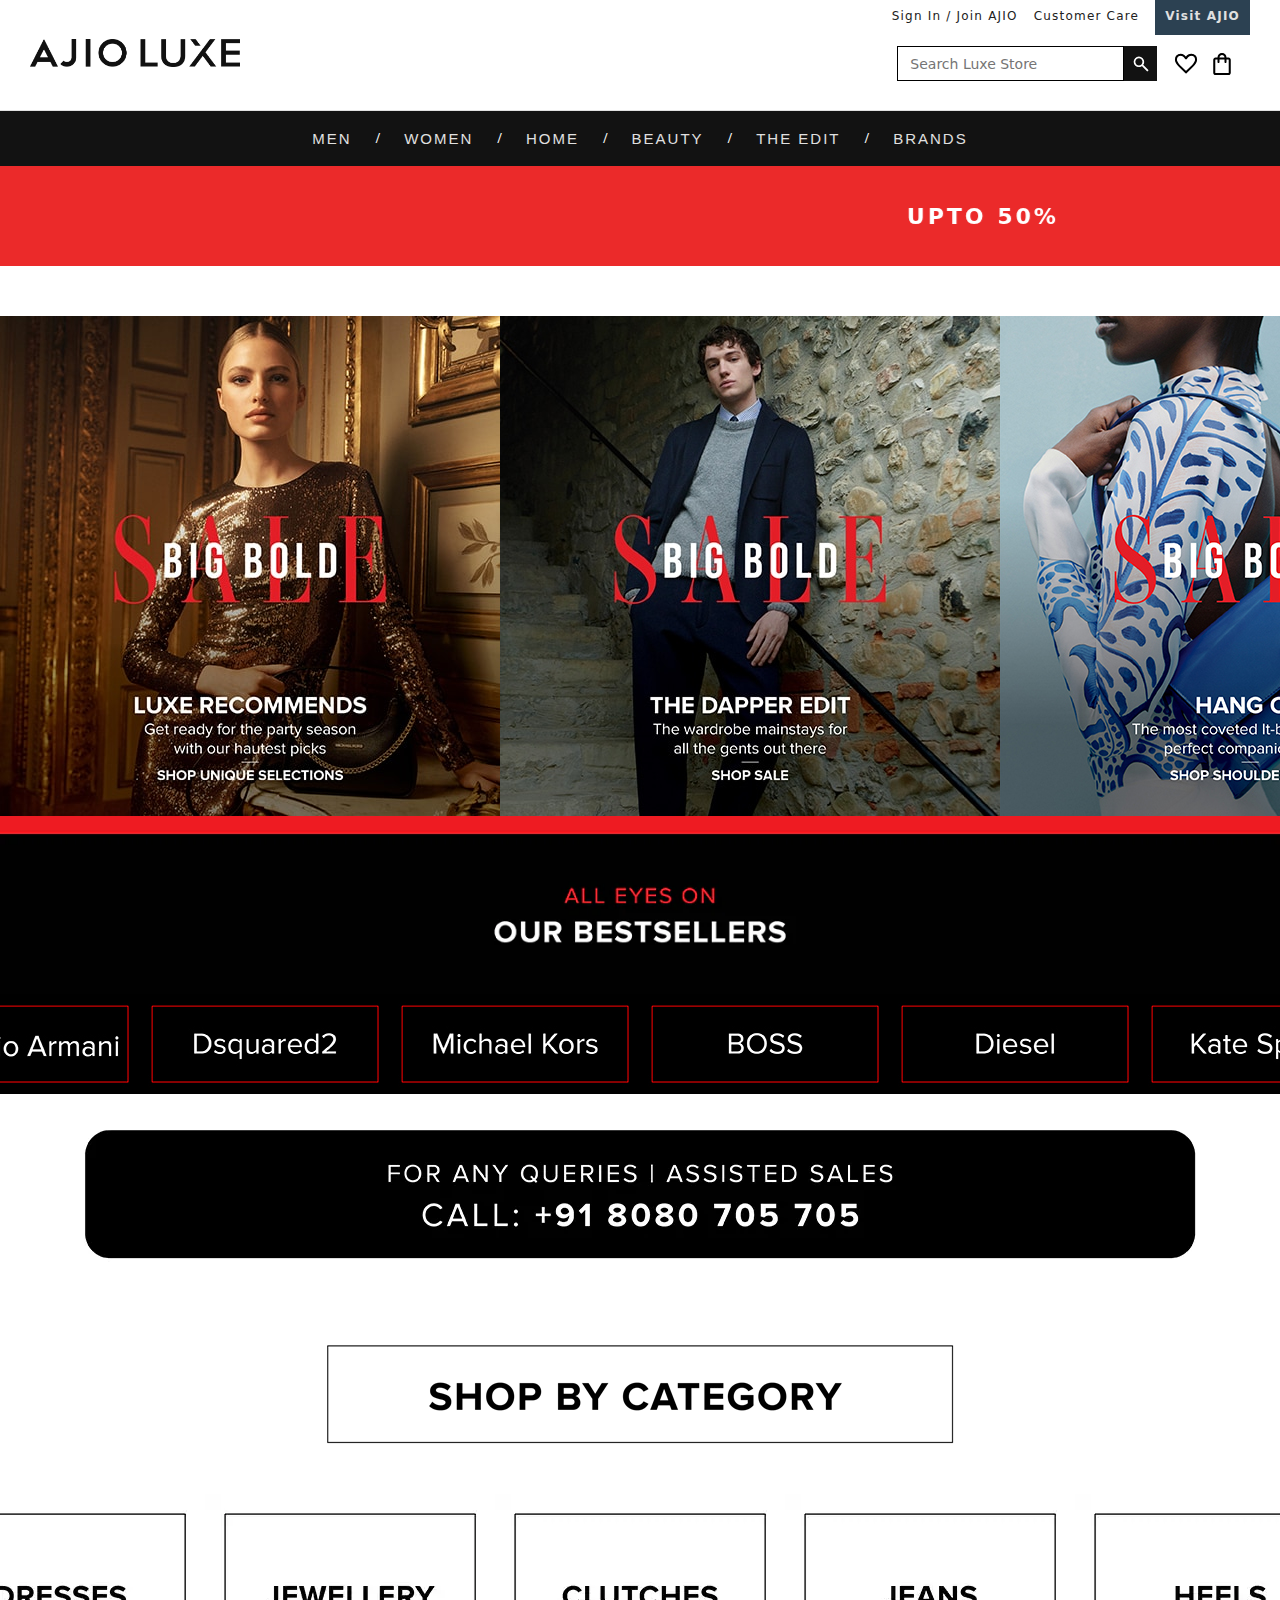
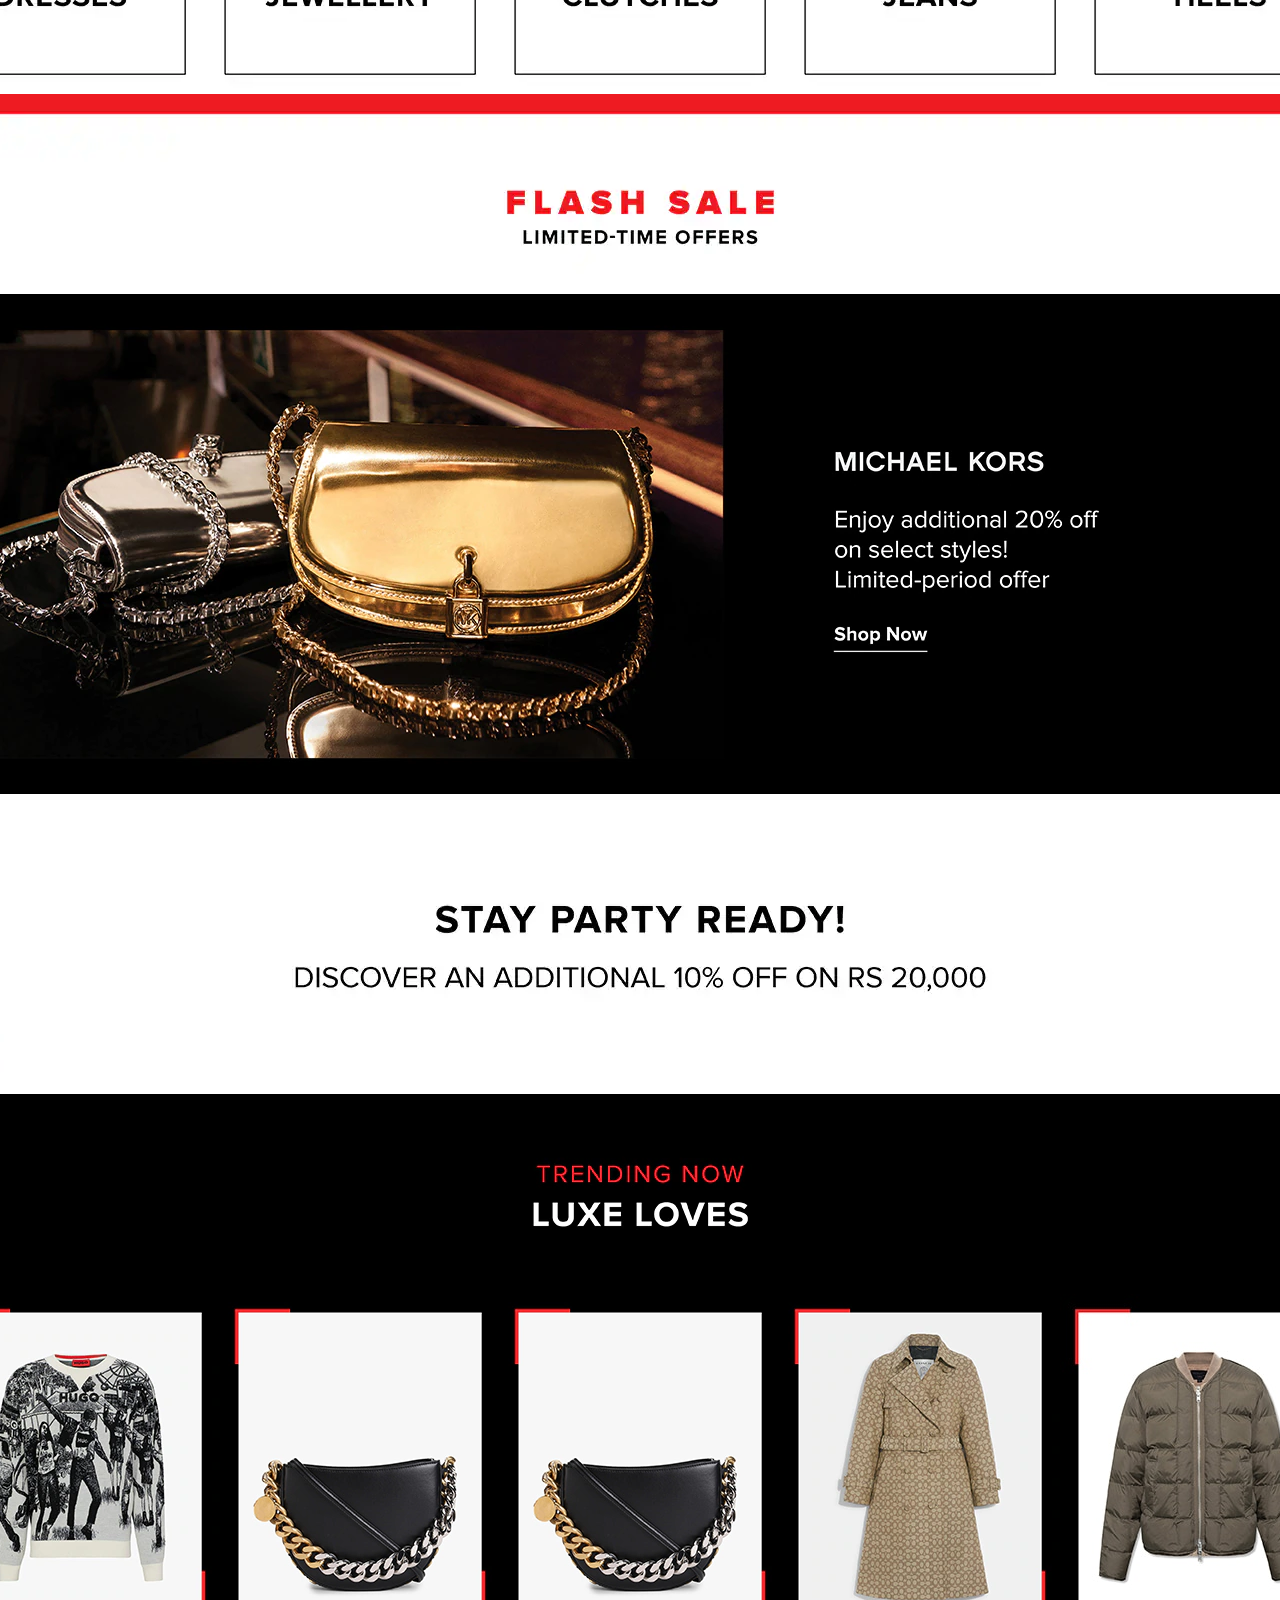
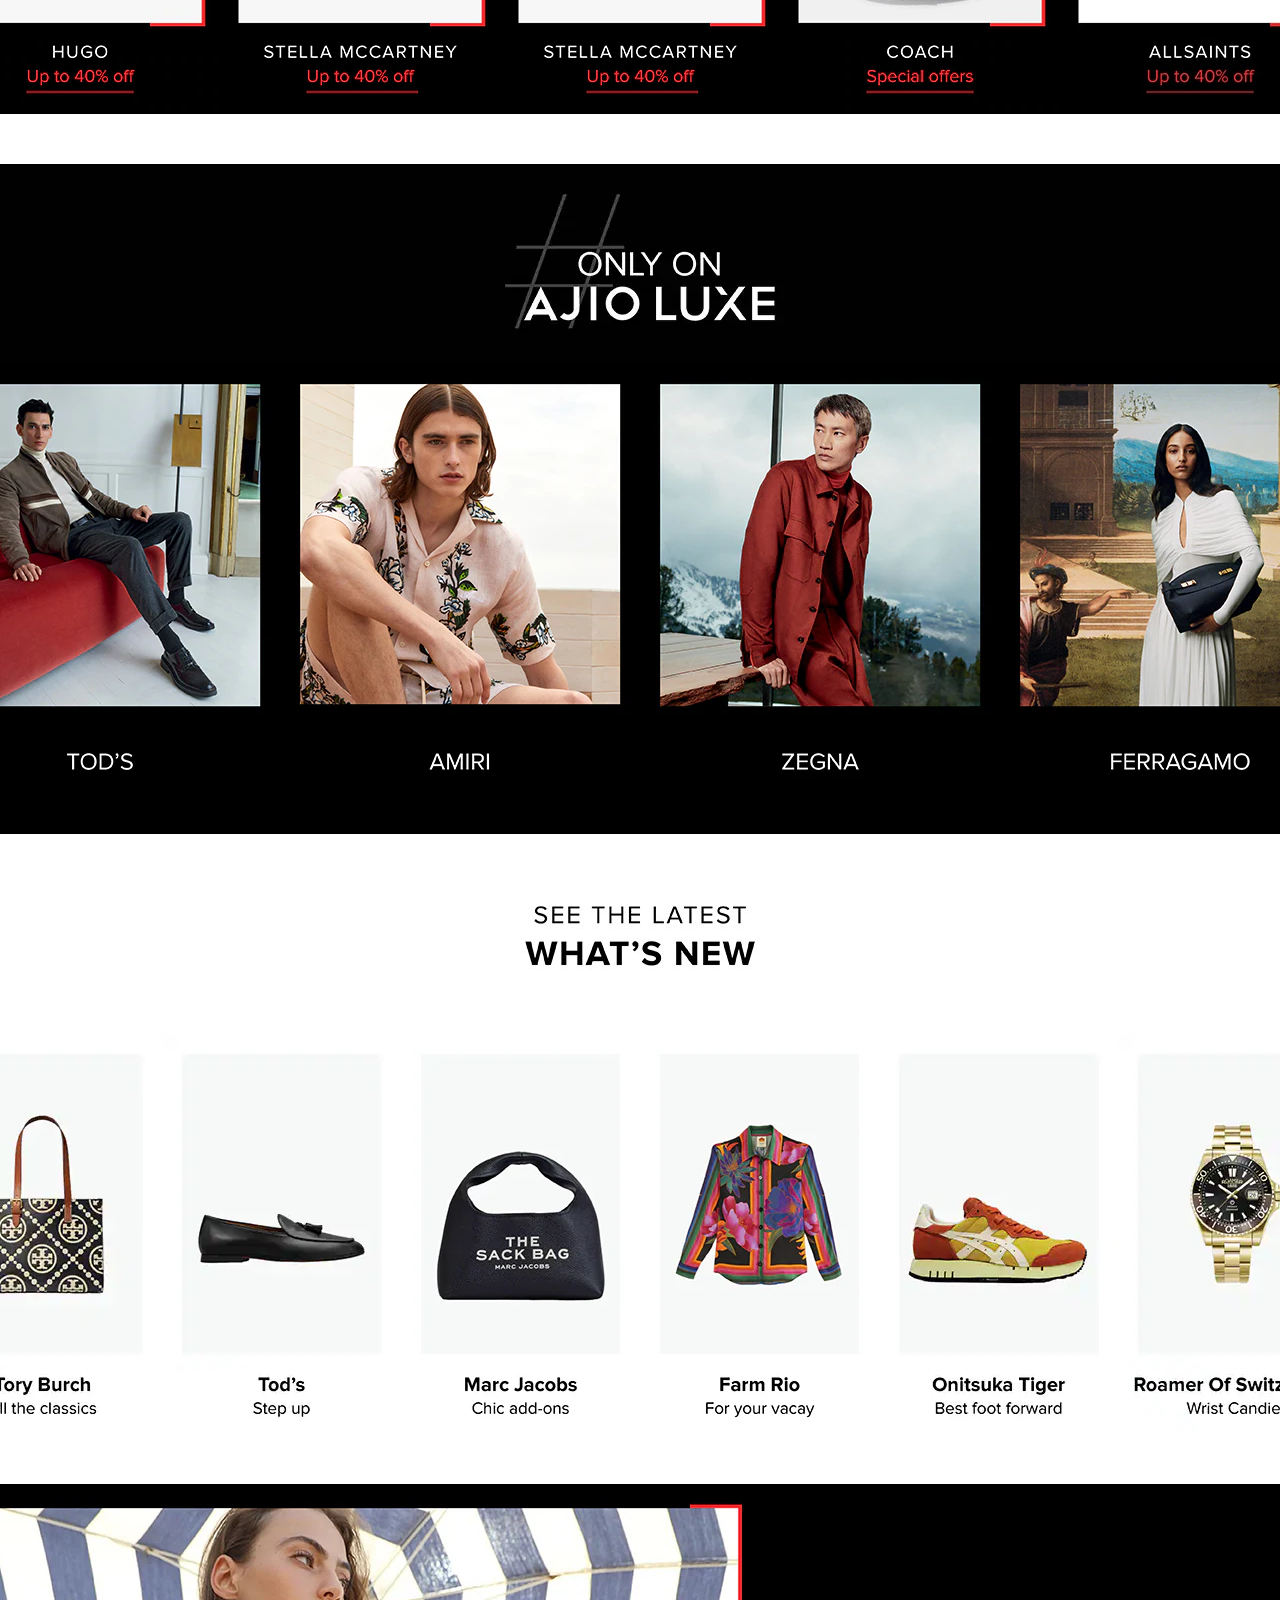
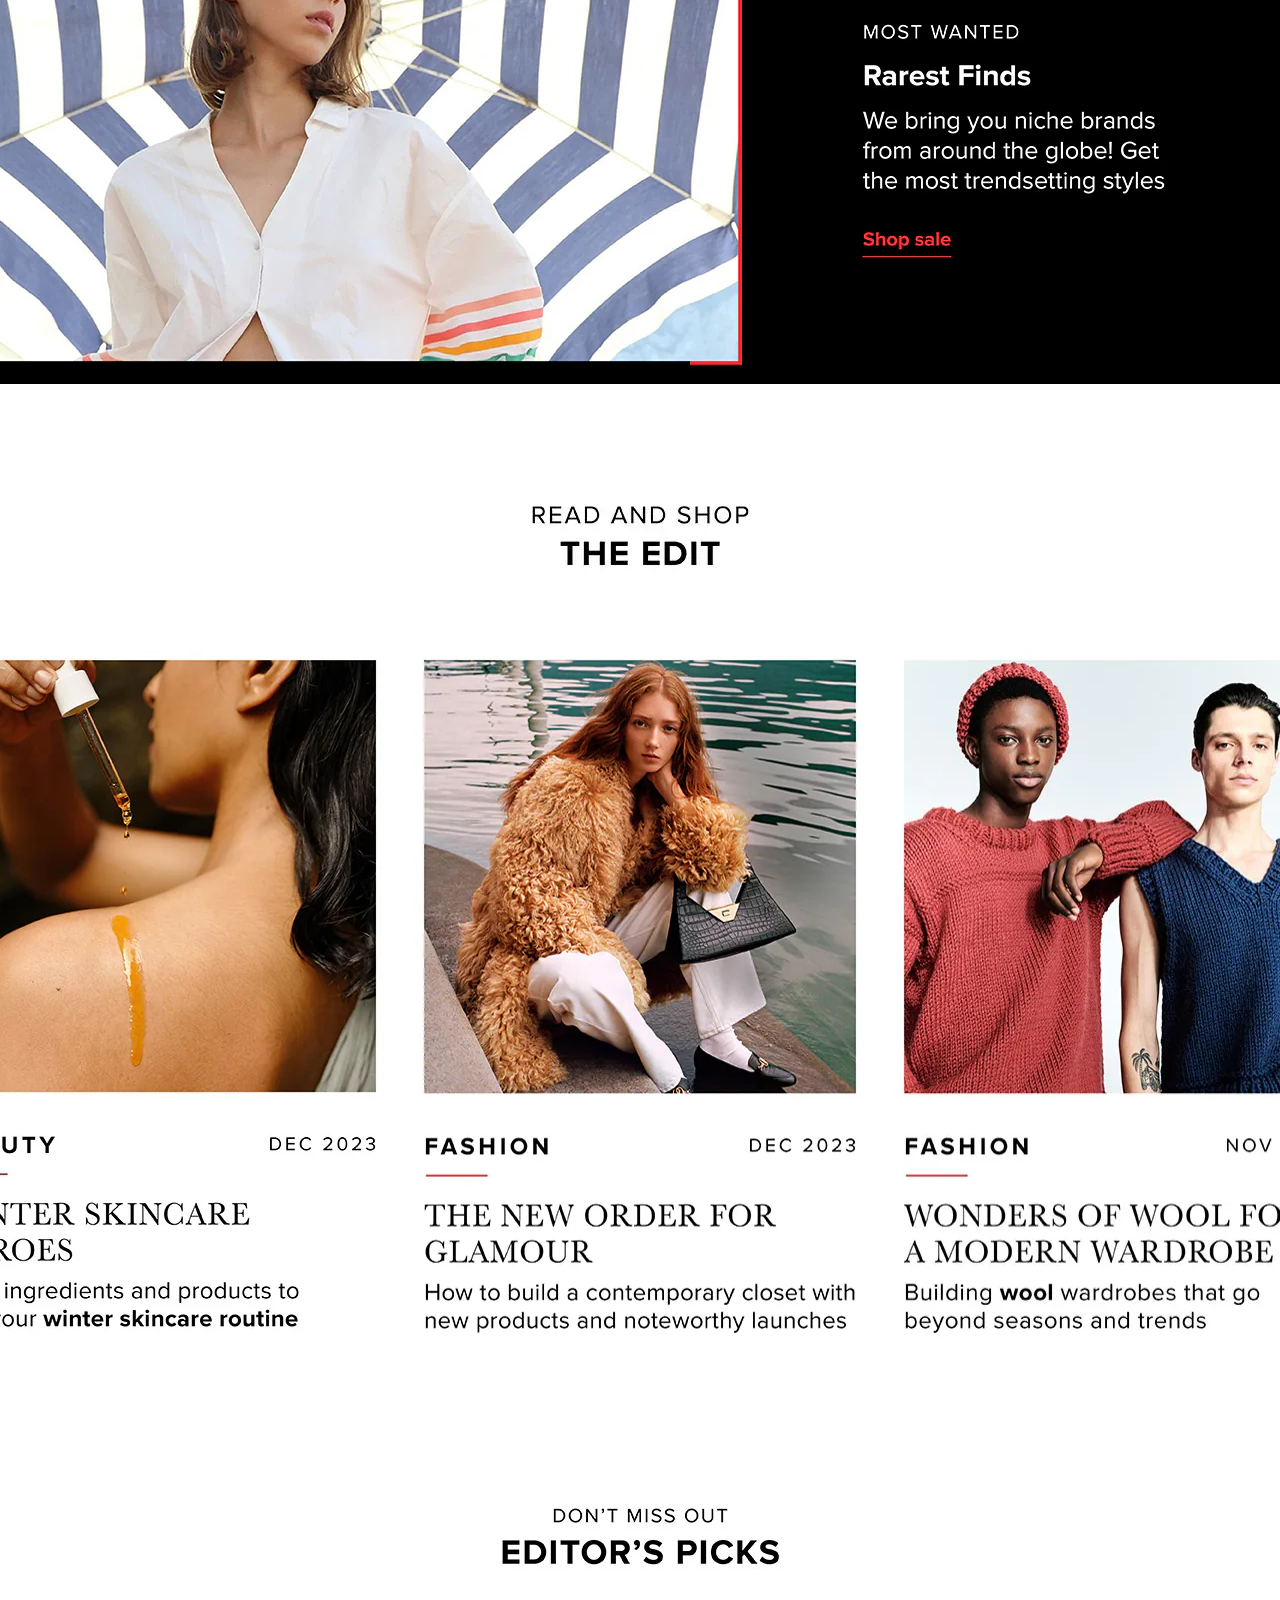
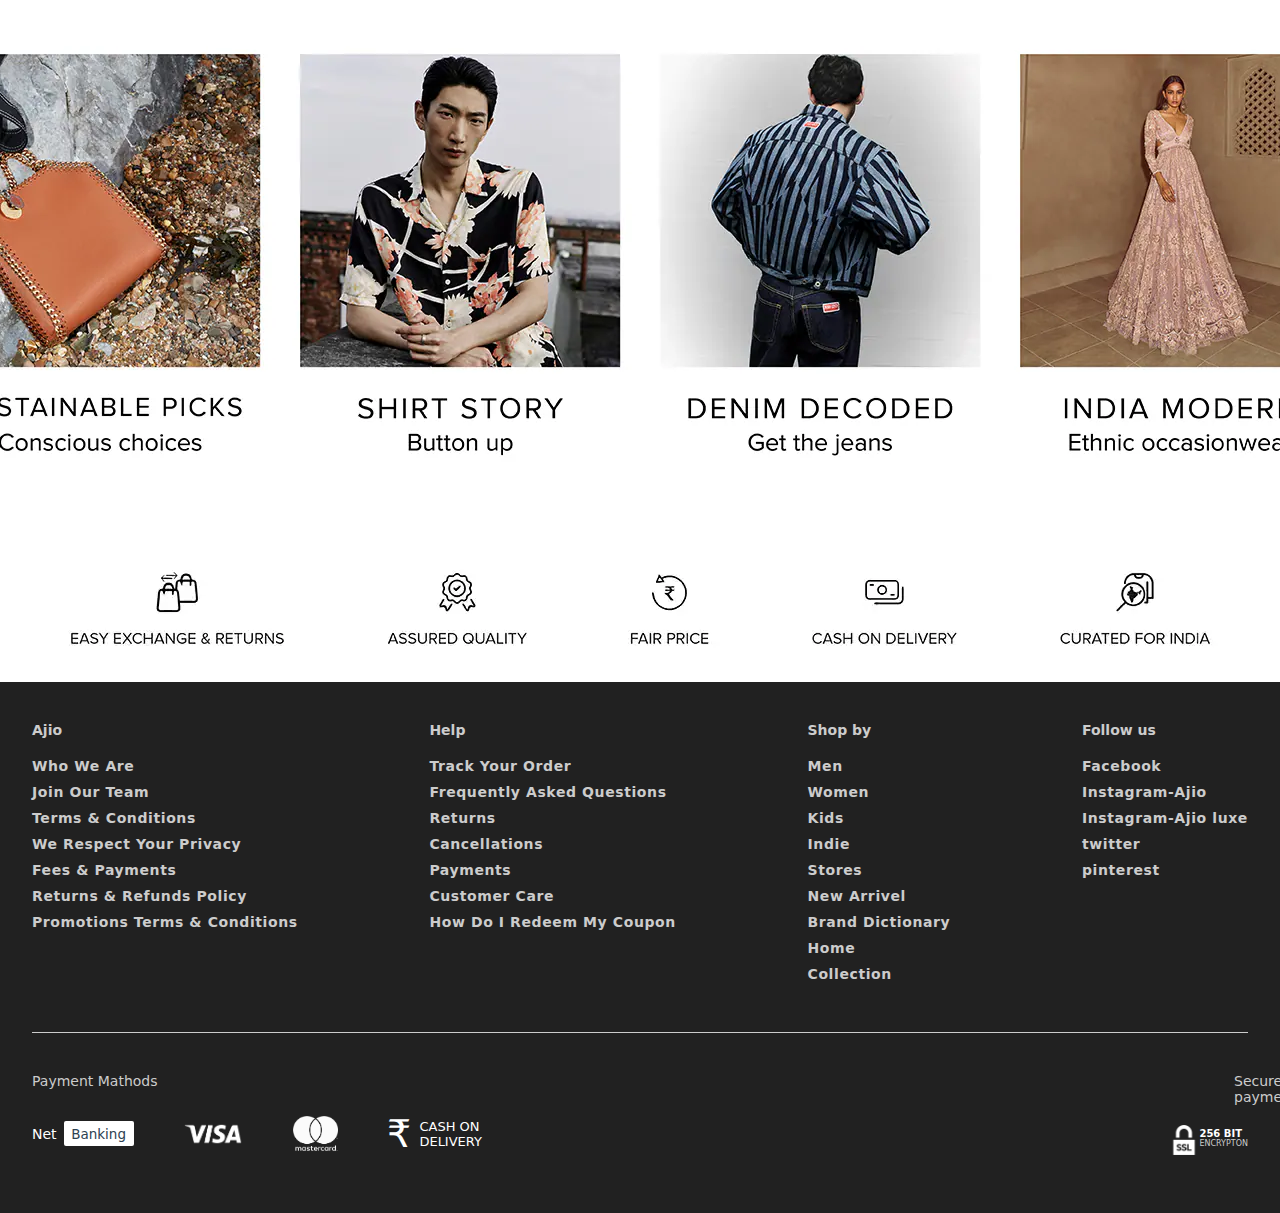
<file: luxe.html>
<!DOCTYPE html>
<html lang="en">
<head>
    
    <title>ajio-luxe</title>
    <link rel="stylesheet" href="luxe.css">
    <link rel="stylesheet" href="https://fonts.googleapis.com/css2?family=Material+Symbols+Outlined:opsz,wght,FILL,GRAD@20..48,100..700,0..1,-50..200" />
    <style>
        .material-symbols-outlined {
          font-variation-settings:
          'FILL' 0,
          'wght' 400,
          'GRAD' 0,
          'opsz' 24
        }
        </style>
</head>
<body>
    <header>
        <div class="navbar">
            <div class="nav">
                <div class="logo-container">
                    <a href="luxe.html">
                        <img src="luxe_images/logo/ajioluxe-logo.png" alt="ajio">
                    </a>
                </div>
                <div class="other">
                  <div class="vi-si">  
                      <div class="visit">
                          <a class="luxe" href="ajio.html">Visit AJIO</a>
                      </div>
                      <div class="sign">
                          <a href="#">Sign In / Join AJIO</a>
                          <a href="#">Customer Care</a>
                      </div>
                  </div>
                  <div class="se-co">
                    <div class="search-container">
                        <div class="searchbar">
                            <input placeholder="Search Luxe Store">
                            <div class="icon">
                                <svg xmlns="http://www.w3.org/2000/svg" height="20px" viewBox="0 -960 960 960" width="20px" fill="#ffffff" stroke="white" stroke-width="50px">
                                    <path d="M785.23-154.08 529.15-410.15q-29.69 26.82-69.26 40.91-39.56 14.09-79.58 14.09-95.59 0-161.79-66.03-66.21-66.03-66.21-161t66.03-161.13q66.03-66.15 160.94-66.15t161.51 66.06q66.59 66.07 66.59 160.96 0 41.21-14.76 80.82-14.77 39.62-41.24 69.24l256.31 255.07-22.46 23.23ZM380.08-385.92q82.66 0 139.6-56.73t56.94-139.66q0-82.92-56.94-139.65-56.94-56.73-139.6-56.73-82.86 0-139.93 56.73-57.07 56.73-57.07 139.65 0 82.93 57.07 139.66 57.07 56.73 139.93 56.73Z"></path>
                                </svg>
                            </div>
                        </div>
                    <div class="losh">
                        <svg xmlns="http://www.w3.org/2000/svg" height="28px" viewBox="0 -960 960 960" width="28px" fill="#000000" stroke="#000000" stroke-width="38">
                            <path d="m480-174.08-22.54-20.84q-100.38-91.74-165.65-157.56-65.27-65.83-103.58-115.94-38.31-50.12-53.27-90.25T120-638.38q0-74.44 50.5-125.03T295.38-814q54.7 0 101.66 29.31Q444-755.38 480-699q38.92-57.85 84.66-86.42Q610.39-814 664.62-814q74.38 0 124.88 50.59T840-638.38q0 39.58-14.96 79.71-14.96 40.13-53.18 90.08-38.22 49.95-103.58 115.94T502.54-194.92L480-174.08Zm0-41.3q98.2-89.58 161.62-153.47 63.43-63.89 100.79-111.67 37.36-47.79 52.09-84.74 14.73-36.94 14.73-72.98 0-62.3-41.23-103.64-41.23-41.35-103.16-41.35-50.75 0-92.68 29.58-41.93 29.57-78.93 91.96h-26.69q-37.54-62.16-79.45-91.85-41.91-29.69-91.93-29.69-61.16 0-102.78 41.35-41.61 41.34-41.61 104.07 0 35.82 14.85 72.81 14.86 36.99 51.7 84.76 36.83 47.78 100.91 111.47T480-215.38Zm0-283.93Z"></path>
                        </svg>
                        <svg xmlns="http://www.w3.org/2000/svg" height="28px" viewBox="0 -960 960 960" width="28px" fill="#000000" stroke="#000000" stroke-width="38">
                            <path d="M255.38-120q-23.05 0-39.22-16.16Q200-152.33 200-175.38v-449.24q0-23.05 16.16-39.22Q232.33-680 255.38-680h89.24v-24.62q0-56.84 39.26-96.11Q423.15-840 480-840t96.12 39.27q39.26 39.27 39.26 96.11V-680h89.24q23.05 0 39.22 16.16Q760-647.67 760-624.62v449.24q0 23.05-16.16 39.22Q727.67-120 704.62-120H255.38Zm0-30.77h449.24q9.23 0 16.92-7.69 7.69-7.69 7.69-16.92v-449.24q0-9.23-7.69-16.92-7.69-7.69-16.92-7.69h-89.24v104.61q0 6.58-4.45 10.99-4.46 4.4-11.12 4.4-6.66 0-10.93-4.4-4.26-4.41-4.26-10.99v-104.61H375.38v104.61q0 6.58-4.45 10.99-4.46 4.4-11.12 4.4-6.66 0-10.93-4.4-4.26-4.41-4.26-10.99v-104.61h-89.24q-9.23 0-16.92 7.69-7.69 7.69-7.69 16.92v449.24q0 9.23 7.69 16.92 7.69 7.69 16.92 7.69Zm120-529.23h209.24v-24.62q0-44.15-30.24-74.38-30.23-30.23-74.38-30.23-44.15 0-74.38 30.23-30.24 30.23-30.24 74.38V-680ZM230.77-150.77V-649.23-150.77Z"></path>
                        </svg>
                        
                    </div>
                    </div>
                </div>
                  </div>
                </div>
            </div>
        </div>
        </header>
        
    <main>
        <div class="option">
            <div class="ctgry">
              <a href="https://luxe.ajio.com/shop/luxe-men">MEN</a>
              <SPan>/</SPan>
              <a href="https://luxe.ajio.com/shop/luxe-women">WOMEN</a>
              <SPan>/</SPan>
              <a href="https://luxe.ajio.com/shop/luxe-lifestyle">HOME</a>
              <SPan>/</SPan>
              <a href="https://luxe.ajio.com/shop/luxe-edit-home">BEAUTY</a>
              <SPan>/</SPan>
              <a href="https://luxe.ajio.com/shop/luxe-men">THE EDIT</a>
              <SPan>/</SPan>
              <a href="https://luxe.ajio.com/shop/luxe-men">BRANDS</a>
            </div>
        </div>
        
        <div class="upto">
            <div class="run">
                <marquee behavior="run" direction="left" scrollamount="15" behaviour="alternate" >
                    upto 50% of on world's favorite luxe brands
                </marquee>
            </div>
        </div>
        <div class="bold">
            
            <img src="luxe_images/banner-1/poster-1.jpg">
            <img src="luxe_images/banner-1/poster-2.jpg">
            <img src="luxe_images/banner-1/poster-3.jpg">

        </div>
        <div class="bbs">
           <img class="luxe_images" src="luxe_images/banner-1/banner-2.webp">
        </div>
        <div class="bbs">
            <img src="luxe_images/banner-1/poster-4.png">
            <img src="luxe_images/banner-1/poster-5.png">
            <img src="luxe_images/banner-1/poster-6.png">
            <img src="luxe_images/banner-1/poster-7.png">
            <img src="luxe_images/banner-1/poster-8.png">
            <img src="luxe_images/banner-1/poster-9.png">
        </div>
        <div class="heads">
            <img class="luxe_images" src="luxe_images/banner-1/banner-3.webp" alt="">
        </div>
        <div class="heads">
            <img class="luxe_images" src="luxe_images/banner-1/banner-4.webp" alt="">
        </div>
        <div class="bbs">
            <img src="luxe_images/banner-1/poster-2-1.webp">
            <img src="luxe_images/banner-1/poster-2-2.webp">
            <img src="luxe_images/banner-1/poster-2-3.webp">
            <img src="luxe_images/banner-1/poster-2-4.webp">
            <img src="luxe_images/banner-1/poster-2-5.webp">
        </div>

        <div class="heads">
            <img class="luxe_images" src="luxe_images/banner-1/banner-5.webp" alt="">
        </div>
        <div class="heads">
            <img class="luxe_images" src="luxe_images/banner-1/banner-6.webp" alt="">
        </div>
        <div class="heads">
            <img class="luxe_images" src="luxe_images/banner-1/banner-7.webp" alt="">
        </div>

        <div class="heads">
            <img class="luxe_images" src="luxe_images/banner-1/banner-9.webp" alt="">
        </div>
        <div class="bbs">
            <img src="luxe_images/banner-1/poster-3-1.webp" alt="">
            <img src="luxe_images/banner-1/poster-3-2.webp" alt="">
            <img src="luxe_images/banner-1/poster-3-2.webp" alt="">
            <img src="luxe_images/banner-1/poster-3-4.webp" alt="">
            <img src="luxe_images/banner-1/poster-3-5.jpg" alt="">
        </div>

        <div class="diff">
            <img class="luxe_images" src="luxe_images/banner-1/banner-10.webp" alt="">
        </div>
        <div class="bbs">
            <img src="luxe_images/banner-1/poster-4-1.webp">
            <img src="luxe_images/banner-1/poster-4-2.webp">
            <img src="luxe_images/banner-1/poster-4-3.webp">
            <img src="luxe_images/banner-1/poster-4-4.webp">
        </div>

        <div class="heads">
            <img class="luxe_images" src="luxe_images/banner-1/banner-11.jpg" alt="">
        </div>
        <div class="bbs">
            <img src="luxe_images/banner-1/poster-5-1.webp">
            <img src="luxe_images/banner-1/poster-5-2.webp">
            <img src="luxe_images/banner-1/poster-5-3.webp">
            <img src="luxe_images/banner-1/poster-5-4.webp">
            <img src="luxe_images/banner-1/poster-5-5.webp">
            <img src="luxe_images/banner-1/poster-5-6.webp">
        </div>

        <div class="diff">
            <img class="luxe_images" src="luxe_images/banner-1/banner-12.webp" alt="">
        </div>
        
        <div class="diff">
            <img class="luxe_images" src="luxe_images/banner-1/banner-13.webp" alt="">
        </div>
        <div class="bbs">
            <img src="luxe_images/banner-1/poster-7-1.webp">
            <img src="luxe_images/banner-1/poster-7-2.webp">
            <img src="luxe_images/banner-1/poster-7-3.webp">
        </div>

        <div class="diff">
            <img class="luxe_images" src="luxe_images/banner-1/banner-14.jpg">
        </div>
        <div class="bbs">
            <img src="luxe_images/banner-1/poster-8-1.webp">
            <img src="luxe_images/banner-1/poster-8-2.webp">
            <img src="luxe_images/banner-1/poster-8-3.webp">
            <img src="luxe_images/banner-1/poster-8-4.webp">
        </div>
       
        <div class="diff">
            <img class="luxe_images" src="luxe_images/banner2/luxe-easy-exchange.jpg">
        </div>
    </main>
  
    
    <footer>
        <div class="contact">
         <div class="ftr-body">
             <div class="ftr-body-inner">
                 <section class="ftr-body-inner-content">
                     <div class="heading">
                         <strong>Ajio</strong>
                     </div>
                     <div class="ftr-body-inner-text">
                         <a href="#">Who We Are</a>
                         <a href="#">Join Our Team</a>
                         <a href="#">Terms & Conditions</a>
                         <a href="#">We Respect Your Privacy</a>
                         <a href="#">Fees & Payments</a>
                         <a href="#">Returns & Refunds Policy</a>
                         <a href="#">Promotions Terms & Conditions</a>
                     </div>
                 </section>
                 <section class="ftr-body-inner-content">
                     <div class="heading">
                         <strong>Help</strong>
                     </div>
                     <div class="ftr-body-inner-text">
                         <a href="#">Track Your Order</a>
                         <a href="#">Frequently Asked Questions</a>
                         <a href="#">Returns</a>
                         <a href="#">Cancellations</a>
                         <a href="#">Payments</a>
                         <a href="#">Customer Care</a>
                         <a href="#">How Do I Redeem My Coupon</a>
                     </div>
                 </section>
                 <section class="ftr-body-inner-content">
                     <div class="heading">
                         <strong>Shop by</strong>
                     </div>
                     <div class="ftr-body-inner-text">
                         <a href="#">Men</a>
                         <a href="#">Women</a>
                         <a href="#">Kids</a>
                         <a href="#">Indie</a>
                         <a href="#">Stores</a>
                         <a href="#">New Arrivel</a>
                         <a href="#">Brand Dictionary</a>
                         <a href="#">Home</a>
                         <a href="#">Collection</a>
                     </div>
                 </section>
                 <section class="ftr-body-inner-content">
                     <div class="heading">
                         <strong>Follow us</strong>
                     </div>
                     <div class="ftr-body-inner-text">
                         <a href="#">Facebook</a>
                         <a href="#">Instagram-Ajio</a>
                         <a href="#">Instagram-Ajio luxe</a>
                         <a href="#">twitter</a>
                         <a href="#">pinterest</a>
                     </div>
                 </section>
             </div>
 
             <div class="ftr-btm">
                 <div class="btm-payment">
                 <div class="heading">Payment Mathods</div>
                 <div class="ftr-payment">
                     <div class="nt-bnk">
                         <span>Net</span>
                         <div class="bank">Banking</div>
                     </div>
                     <div class="visa">
                         <img src="luxe_images/logo/visa-white-shadow.png">
                     </div>
                     <div class="master">
                         <img src="luxe_images/logo/NicePng_master-card-logo-png_2453836.png">
                     </div>
                     <div class="cod">
                         <span>₹</span>
                         <div class="cash">
                          <div >CASH ON</div>
                          <div >DELIVERY</div>
                         </div> 
                     </div>
                 </div>
             </div>
 
                 <div class="secure">
                     <div class="pmnt">Secure payments</div>
                 <div class="ss">
                     <div class="ssl">
                         <img src="luxe_images/logo/ssl-badge-4-512.png">
                     </div>
                     <div class="be">
                      <span class="bit">256 BIT</span>
                      <span class="enc">ENCRYPTON</span>
                     </div>
                 </div>
             </div>
             </div>
         </div>
 
 
        </div>
     </footer>


</body>
</html>
</file>
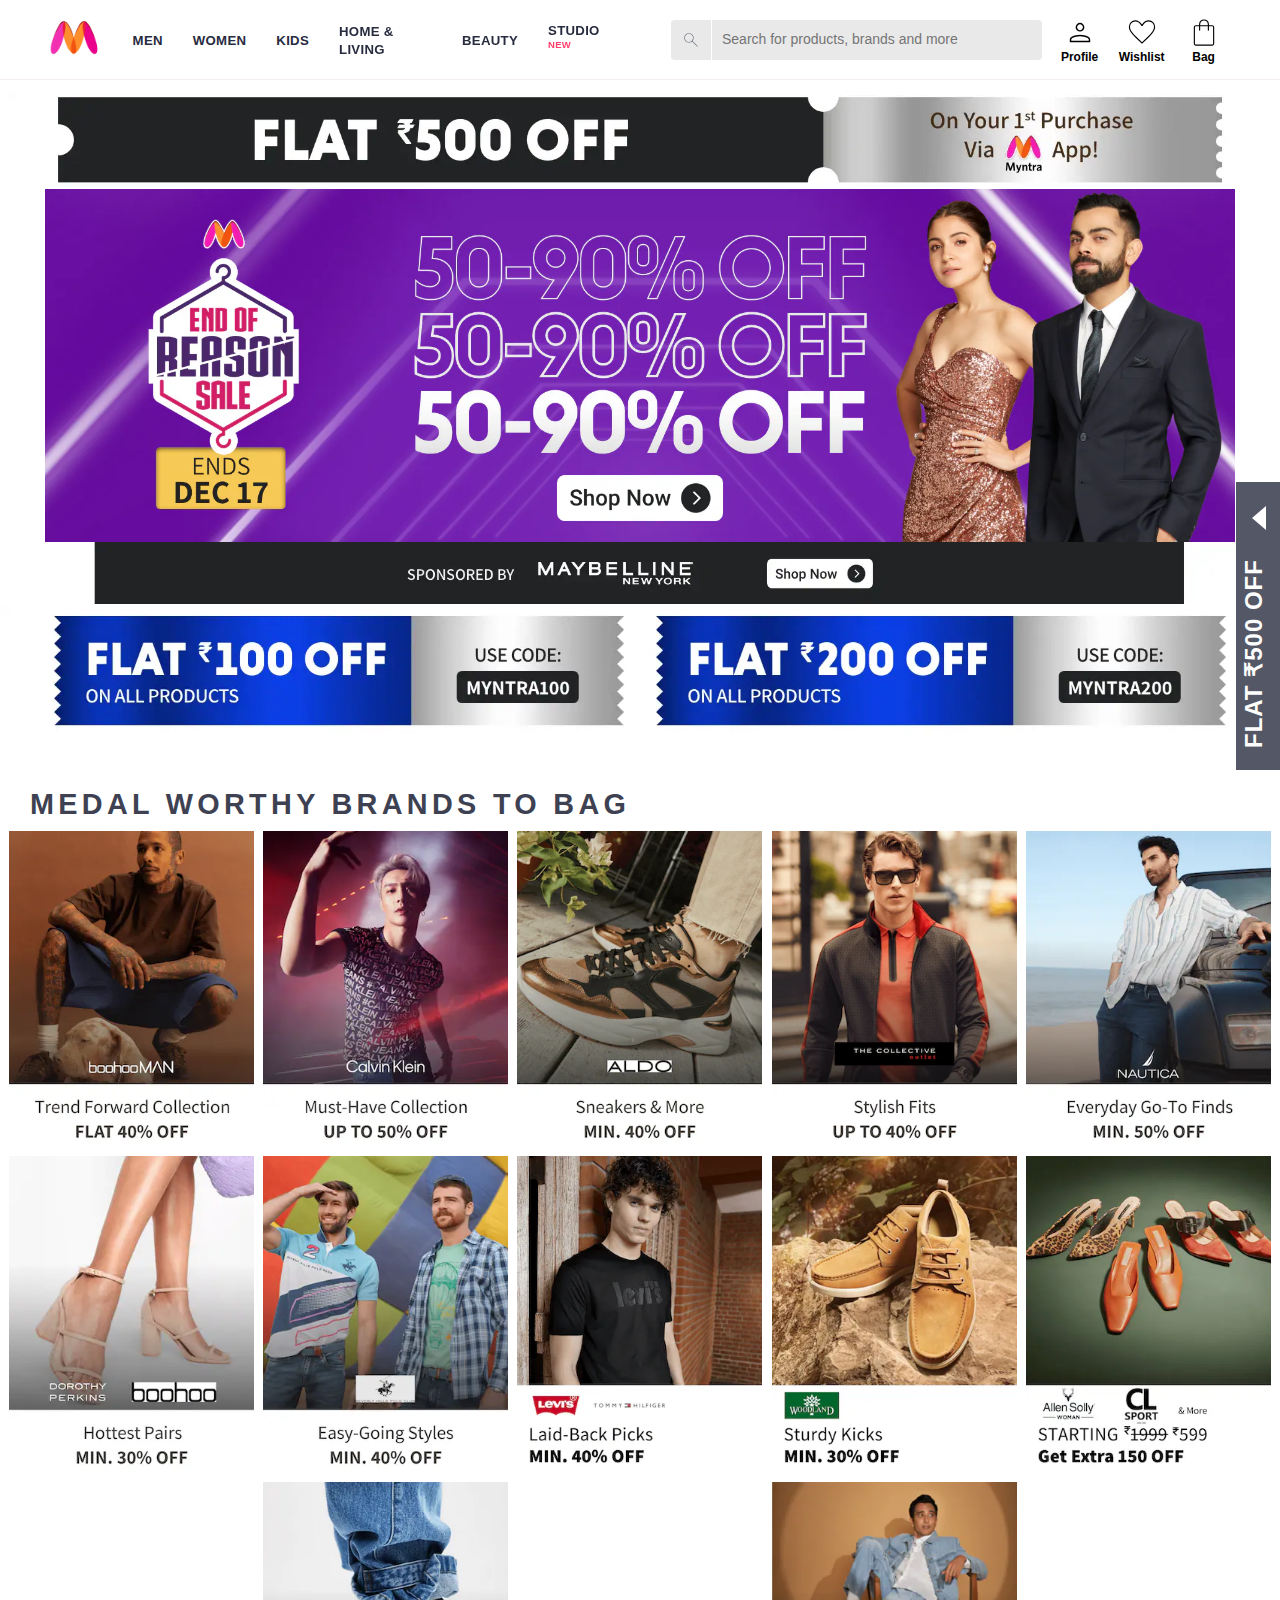
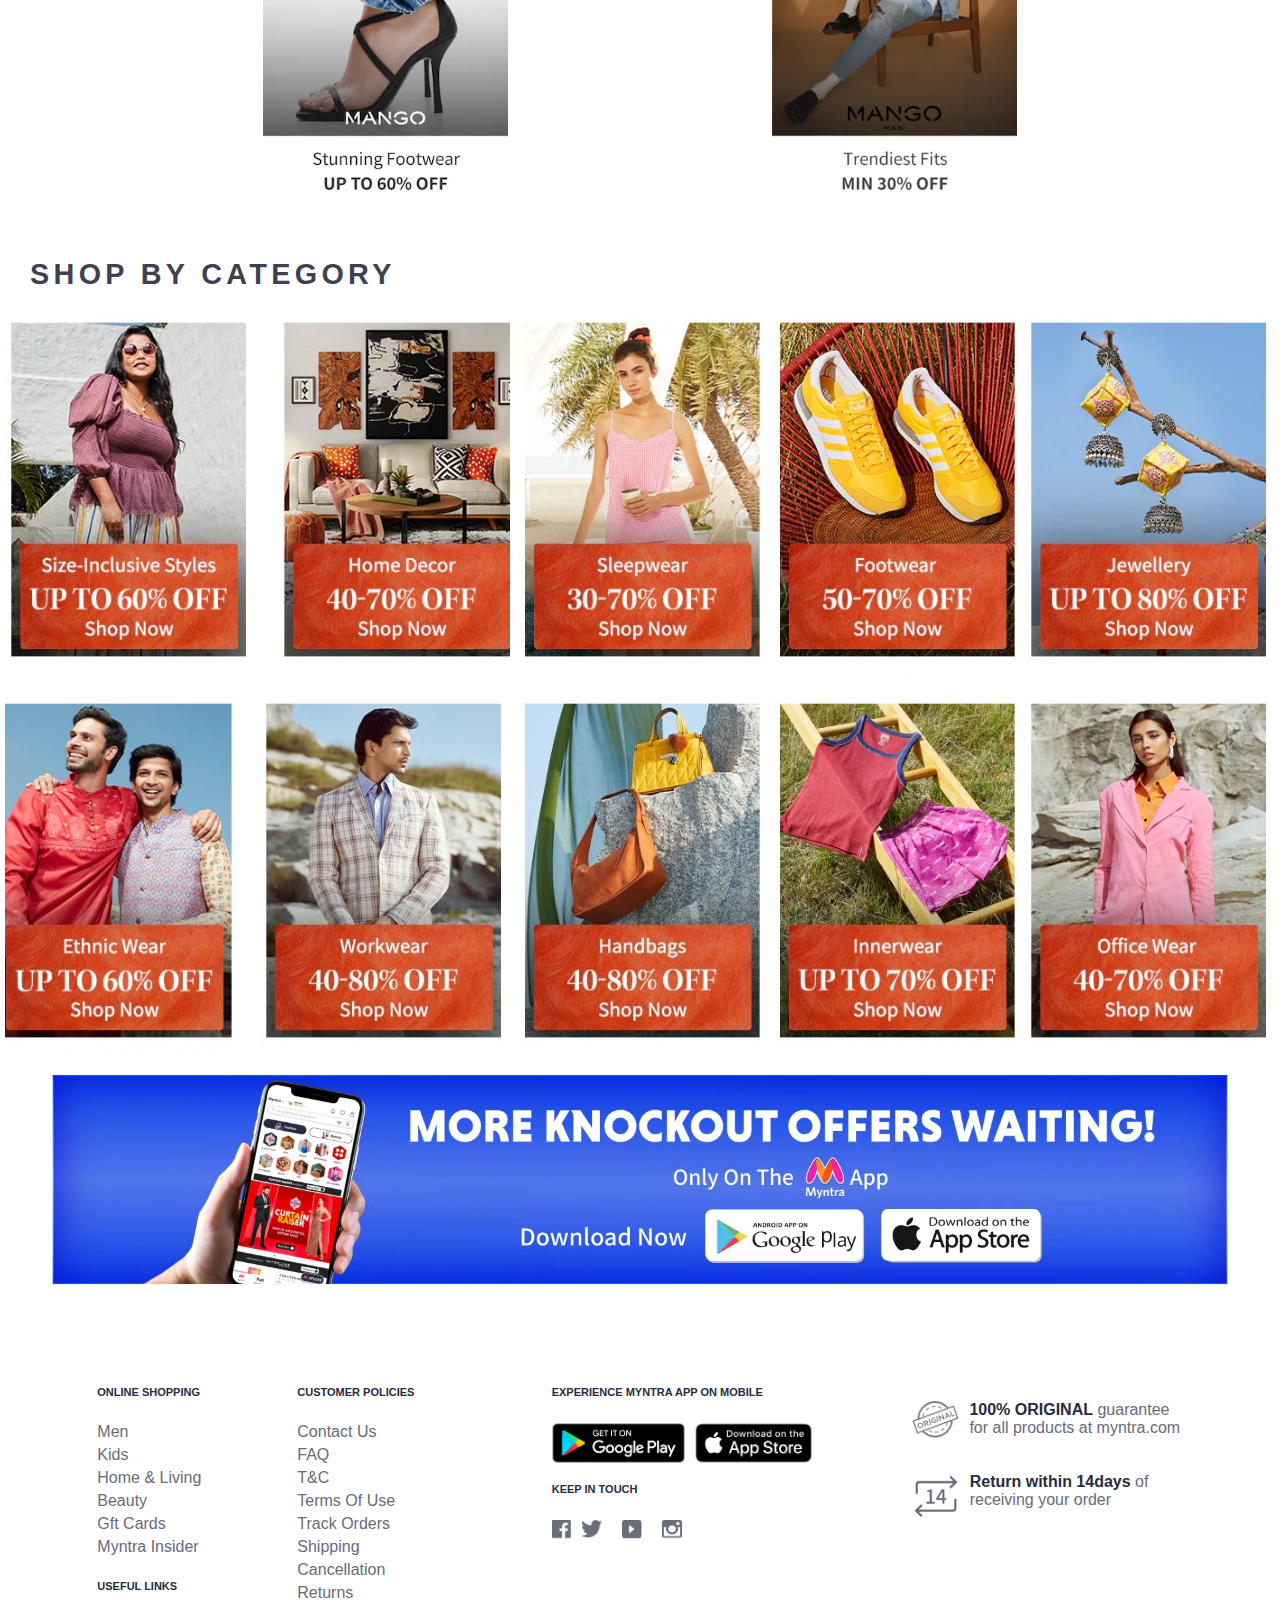
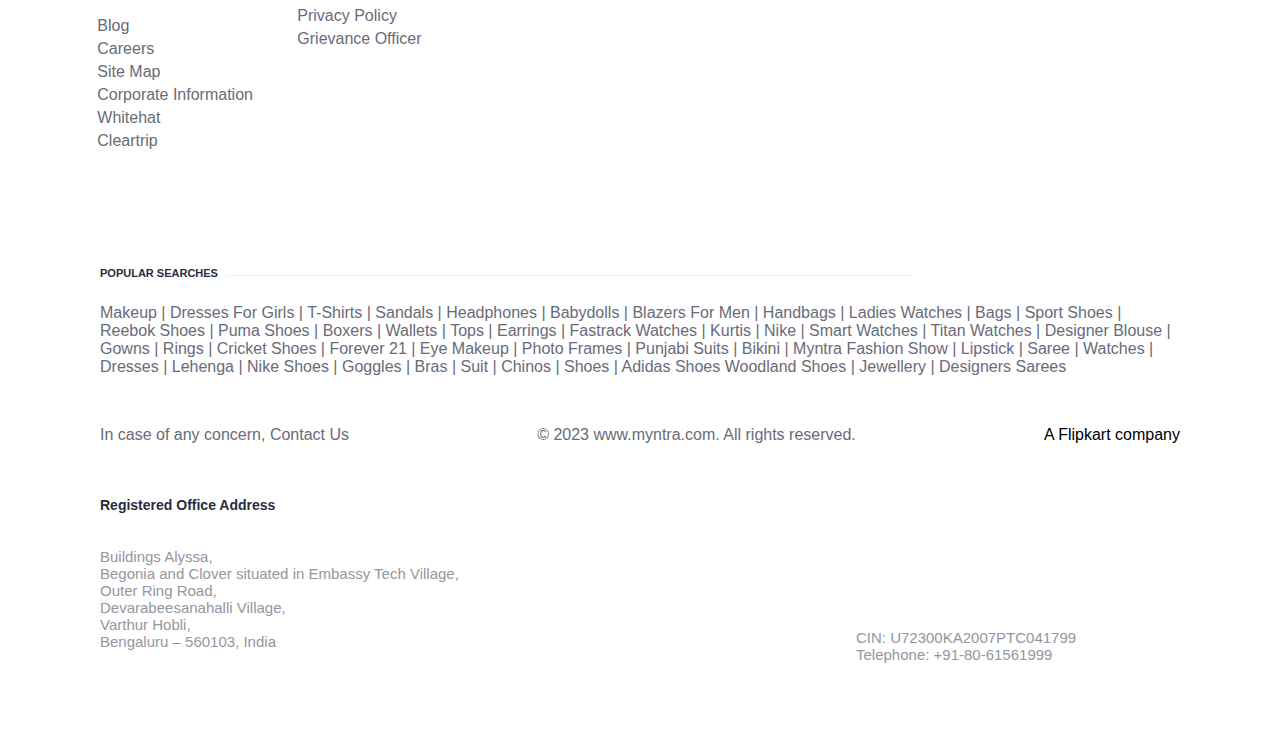
<file: myntra.html>
<!DOCTYPE html>
<html lang="en">

<head>
    <title>myntra</title>
    <link rel="stylesheet" href="myntra.css">
    <link rel="stylesheet"
        href="https://fonts.googleapis.com/css2?family=Material+Symbols+Outlined:opsz,wght,FILL,GRAD@20..48,100..700,0..1,-50..200" />

</head>

<body>
   
    <header>
        <div class="logo_container">
            <a href="#"></a><img class="myntra_img" src="myntra_image/myntra_logo.webp" alt="myntra_home"></a>
        </div>

        <div class="nav-bar">

            <div class="bada">
                <div class="ma"> <a class="a" href="#">Men</a>
                </div>

                <div class="menu-links">
                    <div class="menu">
                        <div class="menu-column">
                            <ul>
                                <li><a href="#" style="color:#ee5f73;">Topwear</a></li>
                                <li><a href="#">T-Shirts</a></li>
                                <li><a href="#">Casual Shirts</a></li>
                                <li><a href="#">Formal Shirts</a></li>
                                <li><a href="#">Sweatshirts</a></li>
                                <li><a href="#">Sweaters</a></li>
                                <li><a href="#">Jackets</a></li>
                                <li><a href="#">Blazers & Coats</a></li>
                                <li><a href="#">Suits</a></li>
                                <li><a href="#">Rain Jackets</a></li>
                                <li><a href="#" style="color:#ee5f73;">Indian & Festive Wear</a></li>
                                <li><a href="#">Kurtas & Kurta Sets</a></li>
                                <li><a href="#">Sherwanis</a></li>
                                <li><a href="#">Nehru Jackets</a></li>
                                <li><a href="#">Dhotis</a></li>
                            </ul>
                        </div>
                        <div class="menu-column">
                            <ul>
                                <li><a href="#" style="color:#ee5f73;">Bottomwear</a></li>
                                <li><a href="#">Jeans</a></li>
                                <li><a href="#">Casual Trousers</a></li>
                                <li><a href="#">Formal Trousers</a></li>
                                <li><a href="#">Shorts</a></li>
                                <li><a href="#">Track Pants & Joggers</a></li>
                                <li><a href="#" style="color:#ee5f73;">Innerwear & Sleepwear</a></li>
                                <li><a href="#">Briefs & Trunks</a></li>
                                <li><a href="#">Boxers</a></li>
                                <li><a href="#">Vests</a></li>
                                <li><a href="#">Sleepwear & Loungewear</a></li>
                                <li><a href="#">Thermals</a></li>
                                <li><a href="#" style="color:#ee5f73;">Plus Size</a></li>
                            </ul>
                        </div>
                        <div class="menu-column">
                            <ul>
                                <li><a href="#" style="color:#ee5f73;">Footwear</a></li>
                                <li><a href="#">Casual Shoes</a></li>
                                <li><a href="#">Sports Shoes</a></li>
                                <li><a href="#">Formal Shoes</a></li>
                                <li><a href="#">Sneakers</a></li>
                                <li><a href="#">Sandals & Floaters</a></li>
                                <li><a href="#">Flip Flops</a></li>
                                <li><a href="#">Socks</a></li>
                                <li><a href="#" style="color:#ee5f73;">Personal Care & Grooming</a></li>
                                <li><a href="#" style="color:#ee5f73;">Sunglasses & Frames</a></li>
                                <li><a href="#" style="color:#ee5f73;">Watches</a></li>
                            </ul>
                        </div>
                        <div class="menu-column">
                            <ul>
                                <li><a href="#" style="color:#ee5f73;">Sports & Active Wear</a></li>
                                <li><a href="#">Sports Shoes</a></li>
                                <li><a href="#">Sports Sandals</a></li>
                                <li><a href="#">Active T-Shirts</a></li>
                                <li><a href="#">Track Pants & Shorts</a></li>
                                <li><a href="#">Tracksuits</a></li>
                                <li><a href="#">Jackets & Sweatshirts</a></li>
                                <li><a href="#">Sports Accessories</a></li>
                                <li><a href="#">Swimwear</a></li>
                                <li><a href="#" style="color:#ee5f73;">Gadgets</a></li>
                                <li><a href="#">Smart Wearables</a></li>
                                <li><a href="#">Fitness Gadgets</a></li>
                                <li><a href="#">Headphones</a></li>
                                <li><a href="#">Speakers</a></li>
                            </ul>
                        </div>
                        <div class="menu-column">
                            <ul>
                                <li><a href="#" style="color:#ee5f73;">Fashion Accessories</a></li>
                                <li><a href="#">Wallets</a></li>
                                <li><a href="#">Belts</a></li>
                                <li><a href="#">Perfumes & Body Mists</a></li>
                                <li><a href="#">Trimmers</a></li>
                                <li><a href="#">Deodorants</a></li>
                                <li><a href="#">Ties, Cufflinks & Pocket Squares</a></li>
                                <li><a href="#">Accessory Gift Sets</a></li>
                                <li><a href="#">Caps & Hats</a></li>
                                <li><a href="#">Mufflers, Scarves & Gloves</a></li>
                                <li><a href="#">Phone Cases</a></li>
                                <li><a href="#">Rings & Wristwear</a></li>
                                <li><a href="#">Helmets</a></li>
                                <li><a href="#" style="color:#ee5f73;">Bags & Backpacks</a></li>
                                <li><a href="#" style="color:#ee5f73;">Luggages & Trolleys</a></li>
                            </ul>
                        </div>
                    </div>

                </div>
            </div>

            <div class="bada">
                <div class="ma maa"> <a class="a" href="#">Women</a>
                </div>

                <div class="menu-links" style="left: -61px;">
                    <div class="menu">
                        <div class="menu-column">
                            <ul>
                                <li><a href="#" style="color:#fb56c1;">Indian &amp; Fusion Wear</a></li>
                                <li><a href="#">Kurtas &amp; Suits</a></li>
                                <li><a href="#">Kurtis, Tunics &amp; Tops</a></li>
                                <li><a href="#">Sarees</a></li>
                                <li><a href="#">Ethnic Wear</a></li>
                                <li><a href="#">Leggings, Salwars &amp; Churidars</a></li>
                                <li><a href="#">Skirts &amp; Palazzos</a></li>
                                <li><a href="#">Dress Materials</a></li>
                                <li><a href="#">Lehenga Cholis</a></li>
                                <li><a href="#">Dupattas &amp; Shawls</a></li>
                                <li><a href="#">Jackets</a></li>
                                <li><a href="#" style="color:#fb56c1;">Belts, Scarves &amp; More</a></li>
                                <li><a href="#" style="color:#fb56c1;">Watches &amp; Wearables</a></li>
                            </ul>
                        </div>
                        <div class="menu-column">
                            <ul>
                                <li><a href="#" style="color:#fb56c1;">Western Wear</a></li>
                                <li><a href="#">Dresses</a></li>
                                <li><a href="#">Tops</a></li>
                                <li><a href="#">Tshirts</a></li>
                                <li><a href="#">Jeans</a></li>
                                <li><a href="#">Trousers &amp; Capris</a></li>
                                <li><a href="#">Shorts &amp; Skirts</a></li>
                                <li><a href="#">Co-ords</a></li>
                                <li><a href="#">Playsuits</a></li>
                                <li><a href="#">Jumpsuits</a></li>
                                <li><a href="#">Shrugs</a></li>
                                <li><a href="#">Sweaters &amp; Sweatshirts</a></li>
                                <li><a href="#">Jackets &amp; Coats</a></li>
                                <li><a href="#">Blazers &amp; Waistcoats</a></li>
                                <li><a href="#" style="color:#fb56c1;">Plus Size</a></li>
                            </ul>
                        </div>
                        <div class="menu-column">
                            <ul>
                                <li><a href="#" style="color:#fb56c1;">Maternity</a></li>
                                <li><a href="#" style="color:#fb56c1;">Sunglasses &amp; Frames</a></li>
                                <li><a href="#" style="color:#fb56c1;">Footwear</a></li>
                                <li><a href="#">Flats</a></li>
                                <li><a href="#">Casual Shoes</a></li>
                                <li><a href="#">Heels</a></li>
                                <li><a href="#">Boots</a></li>
                                <li><a href="#" style="color:#fb56c1;">Sports Shoes &amp; Floaters</a></li>
                                <div class="line"></div>
                                <li><a href="#">Sports &amp; Active Wear</a></li>
                                <li><a href="#">Clothing</a></li>
                                <li><a href="#">Footwear</a></li>
                                <li><a href="#">Sports Accessories</a></li>
                                <li><a href="#">Sports Equipment</a></li>
                            </ul>
                        </div>
                        <div class="menu-column">
                            <ul>
                                <li><a href="#" style="color:#fb56c1;">Lingerie &amp; Sleepwear</a></li>
                                <li><a href="#">Bra</a></li>
                                <li><a href="#">Briefs</a></li>
                                <li><a href="#">Shapewear</a></li>
                                <li><a href="#">Sleepwear &amp; Loungewear</a></li>
                                <li><a href="#">Swimwear</a></li>
                                <li><a href="#">Camisoles &amp; Thermals</a></li>
                                <div class="line"></div>
                                <li><a href="#" style="color:#fb56c1;">Beauty &amp; Personal Care</a></li>
                                <li><a href="#">Makeup</a></li>
                                <li><a href="#">Skincare</a></li>
                                <li><a href="#">Premium Beauty</a></li>
                                <li><a href="#">Lipsticks</a></li>
                                <li><a href="#">Fragrances</a></li>
                            </ul>
                        </div>
                        <div class="menu-column">
                            <ul>
                                <li><a href="#" style="color:#fb56c1;">Gadgets</a></li>
                                <li><a href="#">Smart Wearables</a></li>
                                <li><a href="#">Fitness Gadgets</a></li>
                                <li><a href="#">Headphones</a></li>
                                <li><a href="#">Speakers</a></li>
                                <div class="line"></div>
                                <li><a href="#" style="color:#fb56c1;">Jewellery</a></li>
                                <li><a href="#">Fashion Jewellery</a></li>
                                <li><a href="#">Fine Jewellery</a></li>
                                <li><a href="#">Earrings</a></li>
                                <div class="line"></div>
                                <li><a href="#" style="color:#fb56c1;">Backpacks</a></li>
                                <li><a href="#" style="color:#fb56c1;">Handbags, Bags &amp; Wallets</a></li>
                                <li><a href="#" style="color:#fb56c1;">Luggages &amp; Trolleys</a></li>
                            </ul>
                        </div>
                    </div>

                </div>
            </div>

            <div class="bada">
                <div class="ma maaa"> <a class="a" href="#">Kids</a>
                </div>

                <div class="menu-links" style="left: -146px;">
                    <div class="menu">
                        <div class="menu-column">
                            <ul>
                                <li><a href="#" style="color:#f26a10;">Boys Clothing</a></li>
                                <li><a href="#">T-Shirts</a></li>
                                <li><a href="#">Shirts</a></li>
                                <li><a href="#">Shorts</a></li>
                                <li><a href="#">Jeans</a></li>
                                <li><a href="#">Trousers</a></li>
                                <li><a href="#">Clothing Sets</a></li>
                                <li><a href="#">Ethnic Wear</a></li>
                                <li><a href="#">Track Pants & Pyjamas</a></li>
                                <li><a href="#">Jacket, Sweater & Sweatshirts</a></li>
                                <li><a href="#">Party Wear</a></li>
                                <li><a href="#">Innerwear & Thermals</a></li>
                                <li><a href="#">Nightwear & Loungewear</a></li>
                                <li><a href="#">Value Packs</a></li>
                            </ul>
                        </div>
                        <div class="menu-column">
                            <ul>
                                <li><a href="#" style="color:#f26a10;">Girls Clothing</a></li>
                                <li><a href="#">Dresses</a></li>
                                <li><a href="#">Tops</a></li>
                                <li><a href="#">Tshirts</a></li>
                                <li><a href="#">Clothing Sets</a></li>
                                <li><a href="#">Lehenga choli</a></li>
                                <li><a href="#">Kurta Sets</a></li>
                                <li><a href="#">Party wear</a></li>
                                <li><a href="#">Dungarees & Jumpsuits</a></li>
                                <li><a href="#">Skirts & shorts</a></li>
                                <li><a href="#">Tights & Leggings</a></li>
                                <li><a href="#">Jeans, Trousers & Capris</a></li>
                                <li><a href="#">Jacket, Sweater & Sweatshirts</a></li>
                                <li><a href="#">Innerwear & Thermals</a></li>
                                <li><a href="#">Nightwear & Loungewear</a></li>
                                <li><a href="#">Value Packs</a></li>
                            </ul>
                        </div>
                        <div class="menu-column">
                            <ul>
                                <li><a href="#" style="color:#f26a10;">Footwear</a></li>
                                <li><a href="#">Casual Shoes</a></li>
                                <li><a href="#">Flipflops</a></li>
                                <li><a href="#">Sports Shoes</a></li>
                                <li><a href="#">Flats</a></li>
                                <li><a href="#">Sandals</a></li>
                                <li><a href="#">Heels</a></li>
                                <li><a href="#">School Shoes</a></li>
                                <li><a href="#">Socks</a></li>
                                <div class="line"></div>
                                <li><a href="#" style="color:#f26a10;">Toys & Games</a></li>
                                <li><a href="#">Learning & Development</a></li>
                                <li><a href="#">Activity Toys</a></li>
                                <li><a href="#">Soft Toys</a></li>
                                <li><a href="#">Action Figure / Play set</a></li>
                            </ul>
                        </div>
                        <div class="menu-column">
                            <ul>
                                <li><a href="#" style="color:#f26a10;">Infants</a></li>
                                <li><a href="#">Bodysuits</a></li>
                                <li><a href="#">Rompers & Sleepsuits</a></li>
                                <li><a href="#">Clothing Sets</a></li>
                                <li><a href="#">Tshirts & Tops</a></li>
                                <li><a href="#">Dresses</a></li>
                                <li><a href="#">Bottom wear</a></li>
                                <li><a href="#">Winter Wear</a></li>
                                <li><a href="#">Innerwear & Sleepwear</a></li>
                                <li><a href="#">Infant Care</a></li>
                                <div class="line"></div>
                                <li><a href="#" style="color:#f26a10;">Home & Bath</a></li>
                                <li><a href="#" style="color:#f26a10;">Personal Care</a></li>
                            </ul>
                        </div>
                        <div class="menu-column">
                            <ul>
                                <li><a href="#" style="color:#f26a10;">Kids Accessories</a></li>
                                <li><a href="#">Bags & Backpacks</a></li>
                                <li><a href="#">Watches</a></li>
                                <li><a href="#">Jewellery & Hair accessory</a></li>
                                <li><a href="#">Sunglasses</a></li>
                                <li><a href="#">Masks & Protective Gears</a></li>
                                <li><a href="#">Caps & Hats</a></li>
                                <div class="line"></div>
                                <li><a href="#" style="color:#f26a10;">Brands</a></li>
                                <li><a href="#">H&M</a></li>
                                <li><a href="#">Max Kids</a></li>
                                <li><a href="#">Pantaloons</a></li>
                                <li><a href="#">United Colors Of Benetton Kids</a></li>
                                <li><a href="#">YK</a></li>
                                <li><a href="#">U.S. Polo Assn. Kids</a></li>
                                <li><a href="#">Mothercare</a></li>
                                <li><a href="#">HRX</a></li>
                            </ul>
                        </div>
                    </div>

                </div>
            </div>

            <div class="bada">
                <div class="ma maaaa"> <a class="a" href="#">home & living</a>
                </div>

                <div class="menu-links" style="left: -207px;">
                    <div class="menu">
                        <div class="menu-column">
                            <ul>
                                <li><a href="#" style="color:#f2c210;">Bed Linen &amp; Furnishing</a></li>
                                <li><a href="#">Bed Runners</a></li>
                                <li><a href="#">Mattress Protectors</a></li>
                                <li><a href="#">Bedsheets</a></li>
                                <li><a href="#">Bedding Sets</a></li>
                                <li><a href="#">Blankets, Quilts &amp; Dohars</a></li>
                                <li><a href="#">Pillows &amp; Pillow Covers</a></li>
                                <li><a href="#">Bed Covers</a></li>
                                <li><a href="#">Diwan Sets</a></li>
                                <li><a href="#">Chair Pads &amp; Covers</a></li>
                                <li><a href="#">Sofa Covers</a></li>
                                <div class="line"></div>
                                <li><a href="#" style="color:#f2c210;">Flooring</a></li>
                                <li><a href="#">Floor Runners</a></li>
                                <li><a href="#">Carpets</a></li>
                                <li><a href="#">Floor Mats &amp; Dhurries</a></li>
                                <li><a href="#">Door Mats</a></li>
                            </ul>
                        </div>
                        <div class="menu-column">
                            <ul>
                                <li><a href="#" style="color:#f2c210;">Bath</a></li>
                                <li><a href="#">Bath Towels</a></li>
                                <li><a href="#">Hand &amp; Face Towels</a></li>
                                <li><a href="#">Beach Towels</a></li>
                                <li><a href="#">Towels Set</a></li>
                                <li><a href="#">Bath Rugs</a></li>
                                <li><a href="#">Bath Robes</a></li>
                                <li><a href="#">Bathroom Accessories</a></li>
                                <li><a href="#">Shower Curtains</a></li>
                                <div class="line"></div>
                                <li><a href="#" style="color:#f2c210;">Lamps &amp; Lighting</a></li>
                                <li><a href="#">Floor Lamps</a></li>
                                <li><a href="#">Ceiling Lamps</a></li>
                                <li><a href="#">Table Lamps</a></li>
                                <li><a href="#">Wall Lamps</a></li>
                                <li><a href="#">Outdoor Lamps</a></li>
                                <li><a href="#">String Lights</a></li>
                            </ul>
                        </div>
                        <div class="menu-column">
                            <ul>
                                <li><a href="#" style="color:#f2c210;">Home Décor</a></li>
                                <li><a href="#">Plants &amp; Planters</a></li>
                                <li><a href="#">Aromas &amp; Candles</a></li>
                                <li><a href="#">Clocks</a></li>
                                <li><a href="#">Mirrors</a></li>
                                <li><a href="#">Wall Décor</a></li>
                                <li><a href="#">Festive Decor</a></li>
                                <li><a href="#">Pooja Essentials</a></li>
                                <li><a href="#">Wall Shelves</a></li>
                                <li><a href="#">Fountains</a></li>
                                <li><a href="#">Showpieces &amp; Vases</a></li>
                                <li><a href="#">Ottoman</a></li>
                                <div class="line"></div>
                                <li><a href="#" style="color:#f2c210;">Cushions &amp; Cushion Covers</a></li>
                                <li><a href="#" style="color:#f2c210;">Curtains</a></li>
                            </ul>
                        </div>
                        <div class="menu-column">
                            <ul>
                                <li><a href="#" style="color:#f2c210;">Home Gift Sets</a></li>
                                <li><a href="#" style="color:#f2c210;">Kitchen &amp; Table</a></li>
                                <li><a href="#">Table Runners</a></li>
                                <li><a href="#">Dinnerware &amp; Serveware</a></li>
                                <li><a href="#">Cups and Mugs</a></li>
                                <li><a href="#">Bakeware &amp; Cookware</a></li>
                                <li><a href="#">Kitchen Storage &amp; Tools</a></li>
                                <li><a href="#">Bar &amp; Drinkware</a></li>
                                <li><a href="#">Table Covers &amp; Furnishings</a></li>
                                <div class="line"></div>
                                <li><a href="#" style="color:#f2c210;">Storage</a></li>
                                <li><a href="#">Bins</a></li>
                                <li><a href="#">Hangers</a></li>
                                <li><a href="#">Organisers</a></li>
                                <li><a href="#">Hooks &amp; Holders</a></li>
                                <li><a href="#">Laundry Bags</a></li>
                            </ul>
                        </div>
                        <div class="menu-column">
                            <ul>
                                <li><a href="#" style="color:#f2c210;">Brands</a></li>
                                <li><a href="#">H&amp;M</a></li>
                                <li><a href="#">Marks &amp; Spencer</a></li>
                                <li><a href="#">Home Centre</a></li>
                                <li><a href="#">Spaces</a></li>
                                <li><a href="#">D'Decor</a></li>
                                <li><a href="#">Story@Home</a></li>
                                <li><a href="#">Pure Home &amp; Living</a></li>
                                <li><a href="#">Swayam</a></li>
                                <li><a href="#">Raymond Home</a></li>
                                <li><a href="#">Maspar</a></li>
                                <li><a href="#">My Trident</a></li>
                                <li><a href="#">Cortina</a></li>
                                <li><a href="#">Random</a></li>
                                <li><a href="#">Ellementry</a></li>
                                <li><a href="#">ROMEE</a></li>
                                <li><a href="#">SEJ by Nisha Gupta</a></li>
                            </ul>
                        </div>
                    </div>

                </div>
            </div>

            <div class="bada">
                <div class="ma maaaaa"> <a class="a" href="#" onmouseover="toggleMenu5()"
                        onmouseleave="toggleMenu5()">beauty</a>
                </div>

                <div class="menu-links" style="left: -343px;">
                    <div class="menu">
                        <div class="menu-column">
                            <ul>
                                <li><a href="#" style="color:#0db7af;">Makeup</a></li>
                                <li><a href="#">Lipstick</a></li>
                                <li><a href="#">Lip Gloss</a></li>
                                <li><a href="#">Lip Liner</a></li>
                                <li><a href="#">Mascara</a></li>
                                <li><a href="#">Eyeliner</a></li>
                                <li><a href="#">Kajal</a></li>
                                <li><a href="#">Eyeshadow</a></li>
                                <li><a href="#">Foundation</a></li>
                                <li><a href="#">Primer</a></li>
                                <li><a href="#">Concealer</a></li>
                                <li><a href="#">Compact</a></li>
                                <li><a href="#">Nail Polish</a></li>
                            </ul>
                        </div>
                        <div class="menu-column">
                            <ul>
                                <li><a href="#" style="color:#0db7af;">Skincare, Bath &amp; Body</a></li>
                                <li><a href="#">Face Moisturiser</a></li>
                                <li><a href="#">Cleanser</a></li>
                                <li><a href="#">Masks &amp; Peel</a></li>
                                <li><a href="#">Sunscreen</a></li>
                                <li><a href="#">Serum</a></li>
                                <li><a href="#">Face Wash</a></li>
                                <li><a href="#">Eye Cream</a></li>
                                <li><a href="#">Lip Balm</a></li>
                                <li><a href="#">Body Lotion</a></li>
                                <li><a href="#">Body Wash</a></li>
                                <li><a href="#">Body Scrub</a></li>
                                <li><a href="#">Hand Cream</a></li>
                                <div class="line"></div>
                                <li><a href="#" style="color:#0db7af;">Baby Care</a></li>
                                <li><a href="#" style="color:#0db7af;">Masks</a></li>
                            </ul>
                        </div>
                        <div class="menu-column">
                            <ul>
                                <li><a href="#" style="color:#0db7af;">Haircare</a></li>
                                <li><a href="#">Shampoo</a></li>
                                <li><a href="#">Conditioner</a></li>
                                <li><a href="#">Hair Cream</a></li>
                                <li><a href="#">Hair Oil</a></li>
                                <li><a href="#">Hair Gel</a></li>
                                <li><a href="#">Hair Color</a></li>
                                <li><a href="#">Hair Serum</a></li>
                                <li><a href="#">Hair Accessory</a></li>
                                <div class="line"></div>
                                <li><a href="#" style="color:#0db7af;">Fragrances</a></li>
                                <li><a href="#">Perfume</a></li>
                                <li><a href="#">Deodorant</a></li>
                                <li><a href="#">Body Mist</a></li>
                            </ul>
                        </div>
                        <div class="menu-column">
                            <ul>
                                <li><a href="#" style="color:#0db7af;">Appliances</a></li>
                                <li><a href="#">Hair Straightener</a></li>
                                <li><a href="#">Hair Dryer</a></li>
                                <li><a href="#">Epilator</a></li>
                                <div class="line"></div>
                                <li><a href="#" style="color:#0db7af;">Men's Grooming</a></li>
                                <li><a href="#">Trimmers</a></li>
                                <li><a href="#">Beard Oil</a></li>
                                <li><a href="#">Hair Wax</a></li>
                                <div class="line"></div>
                                <li><a href="#" style="color:#0db7af;">Beauty Gift &amp; Makeup Set</a></li>
                                <li><a href="#">Beauty Gift</a></li>
                                <li><a href="#">Makeup Kit</a></li>
                                <div class="line"></div>
                                <li><a href="#" style="color:#0db7af;">Premium Beauty</a></li>
                                <li><a href="#" style="color:#0db7af;">Wellness &amp; Hygiene</a></li>
                            </ul>
                        </div>
                        <div class="menu-column">
                            <ul>
                                <li><a href="#" style="color:#0db7af;">Top Brands</a></li>
                                <li><a href="#">Lakme</a></li>
                                <li><a href="#">Maybelline</a></li>
                                <li><a href="#">LOreal</a></li>
                                <li><a href="#">Philips</a></li>
                                <li><a href="#">Bath &amp; Body Works</a></li>
                                <li><a href="#">THE BODY SHOP</a></li>
                                <li><a href="#">Biotique</a></li>
                                <li><a href="#">Mamaearth</a></li>
                                <li><a href="#">MCaffeine</a></li>
                                <li><a href="#">Nivea</a></li>
                                <li><a href="#">Lotus Herbals</a></li>
                                <li><a href="#">LOreal Professionnel</a></li>
                                <li><a href="#">KAMA AYURVEDA</a></li>
                                <li><a href="#">M.A.C</a></li>
                                <li><a href="#">Forest Essentials</a></li>
                            </ul>
                        </div>
                    </div>

                </div>
            </div>
            <div class="bada">
                <div class="ma maaaaaa"> <a class="a" href="#">studio <sup>NEW</sup> </a>
                </div>

                <div class="menu-links" style="left: -253px;">
                    <div class="std1">
                        <img src="myntra_image/stdio.svg" alt="">
                        <span>Your daily inspiration for everything fashion</span>
                        <img style="height: 300px;" src="myntra_image/sudio-nav-banner.png" alt="">
                        <button src="#">EXPLORE STUDIO ></button>
                    </div>
                </div>
            </div>

        </div>

        <div class="search-bar">
            <a class="sec" href="#"><svg xmlns="http://www.w3.org/2000/svg" height="20px" viewBox="0 -960 960 960"
                    width="20px" fill="#696e79">
                    <path
                        d="M785.23-154.08 529.15-410.15q-29.69 26.82-69.26 40.91-39.56 14.09-79.58 14.09-95.59 0-161.79-66.03-66.21-66.03-66.21-161t66.03-161.13q66.03-66.15 160.94-66.15t161.51 66.06q66.59 66.07 66.59 160.96 0 41.21-14.76 80.82-14.77 39.62-41.24 69.24l256.31 255.07-22.46 23.23ZM380.08-385.92q82.66 0 139.6-56.73t56.94-139.66q0-82.92-56.94-139.65-56.94-56.73-139.6-56.73-82.86 0-139.93 56.73-57.07 56.73-57.07 139.65 0 82.93 57.07 139.66 57.07 56.73 139.93 56.73Z" />
                </svg></a>
            <input class="search_input" placeholder="Search for products, brands and more">
        </div>

        <div class="action-bar">
            <div class="action_container">
                <svg xmlns="http://www.w3.org/2000/svg" height="48px" viewBox="0 -960 960 960" width="48px"
                    fill="#000000">
                    <path
                        d="M480-504.62q-49.5 0-84.75-35.25T360-624.62q0-49.5 35.25-84.75T480-744.62q49.5 0 84.75 35.25T600-624.62q0 49.5-35.25 84.75T480-504.62ZM200-215.38v-65.85q0-24.77 14.42-46.35 14.43-21.57 38.81-33.5 56.62-27.15 113.31-40.73 56.69-13.57 113.46-13.57 56.77 0 113.46 13.57 56.69 13.58 113.31 40.73 24.38 11.93 38.81 33.5Q760-306 760-281.23v65.85H200Zm40-40h480v-25.85q0-13.31-8.58-25-8.57-11.69-23.73-19.77-49.38-23.92-101.83-36.65-52.45-12.73-105.86-12.73t-105.86 12.73Q321.69-349.92 272.31-326q-15.16 8.08-23.73 19.77-8.58 11.69-8.58 25v25.85Zm240-289.24q33 0 56.5-23.5t23.5-56.5q0-33-23.5-56.5t-56.5-23.5q-33 0-56.5 23.5t-23.5 56.5q0 33 23.5 56.5t56.5 23.5Zm0-80Zm0 369.24Z" />
                </svg>
                <a href="#"></a><span class="action_name">Profile</span></a>
            </div>
            <div class="action_container">
                <svg xmlns="http://www.w3.org/2000/svg" height="48px" viewBox="0 -960 960 960" width="48px"
                    fill="#000000">
                    <path
                        d="m480-174.08-22.54-20.84q-100.38-91.74-165.65-157.56-65.27-65.83-103.58-115.94-38.31-50.12-53.27-90.25T120-638.38q0-74.44 50.5-125.03T295.38-814q54.7 0 101.66 29.31Q444-755.38 480-699q38.92-57.85 84.66-86.42Q610.39-814 664.62-814q74.38 0 124.88 50.59T840-638.38q0 39.58-14.96 79.71-14.96 40.13-53.18 90.08-38.22 49.95-103.58 115.94T502.54-194.92L480-174.08Zm0-41.3q98.2-89.58 161.62-153.47 63.43-63.89 100.79-111.67 37.36-47.79 52.09-84.74 14.73-36.94 14.73-72.98 0-62.3-41.23-103.64-41.23-41.35-103.16-41.35-50.75 0-92.68 29.58-41.93 29.57-78.93 91.96h-26.69q-37.54-62.16-79.45-91.85-41.91-29.69-91.93-29.69-61.16 0-102.78 41.35-41.61 41.34-41.61 104.07 0 35.82 14.85 72.81 14.86 36.99 51.7 84.76 36.83 47.78 100.91 111.47T480-215.38Zm0-283.93Z" />
                </svg>
                <a href="#"></a><span class="action_name">Wishlist</span></a>
            </div>
            <div class="action_container">
                <svg xmlns="http://www.w3.org/2000/svg" height="48px" viewBox="0 -960 960 960" width="48px"
                    fill="#000000">
                    <path
                        d="M255.38-120q-23.05 0-39.22-16.16Q200-152.33 200-175.38v-449.24q0-23.05 16.16-39.22Q232.33-680 255.38-680h89.24v-24.62q0-56.84 39.26-96.11Q423.15-840 480-840t96.12 39.27q39.26 39.27 39.26 96.11V-680h89.24q23.05 0 39.22 16.16Q760-647.67 760-624.62v449.24q0 23.05-16.16 39.22Q727.67-120 704.62-120H255.38Zm0-30.77h449.24q9.23 0 16.92-7.69 7.69-7.69 7.69-16.92v-449.24q0-9.23-7.69-16.92-7.69-7.69-16.92-7.69h-89.24v104.61q0 6.58-4.45 10.99-4.46 4.4-11.12 4.4-6.66 0-10.93-4.4-4.26-4.41-4.26-10.99v-104.61H375.38v104.61q0 6.58-4.45 10.99-4.46 4.4-11.12 4.4-6.66 0-10.93-4.4-4.26-4.41-4.26-10.99v-104.61h-89.24q-9.23 0-16.92 7.69-7.69 7.69-7.69 16.92v449.24q0 9.23 7.69 16.92 7.69 7.69 16.92 7.69Zm120-529.23h209.24v-24.62q0-44.15-30.24-74.38-30.23-30.23-74.38-30.23-44.15 0-74.38 30.23-30.24 30.23-30.24 74.38V-680ZM230.77-150.77V-649.23-150.77Z" />
                </svg>
                <a href="#"></a><span class="action_name">Bag</span></a>
            </div>
        </div>
    </header>
    <main>
        <div class="sidebar sidebar-collapsed">
            <div class="offfer offfer-collapsed"></div>
            <p class="text">flat ₹500 off</p>
        </div>
        <div class="banner_containerA">
            <img class="banner-img" src="myntra_image/banners/500 off.jpg">
        </div>
        <div class="banner_containerB">
            <img class="banner-imgB" src="myntra_image/banners/HERO.png">
        </div>
        <div class="banner_containerC">
            <img class="banner_imgC" src="myntra_image/banners/mayblen.jpg">
        </div>
        <div class="banner_containerD">
            <img class="banner_imgD" src="myntra_image/banners/100 off.jpg">
            <img class="banner_imgD" src="myntra_image/banners/200 off.jpg">
        </div>

        <div class="category_heading">MEDAL WORTHY BRANDS TO BAG</div>
        <div class="catogori_items">
            <a href="#"><img class="sale_itemsA" src="myntra_image/offers/1.png"></a>
            <a href="#"><img class="sale_itemsA" src="myntra_image/offers/2.png"></a>
            <a href="#"><img class="sale_itemsA" src="myntra_image/offers/3.png"></a>
            <a href="#"><img class="sale_itemsA" src="myntra_image/offers/4.png"></a>
            <a href="#"><img class="sale_itemsA" src="myntra_image/offers/5.png"></a>
            <a href="#"><img class="sale_itemsA" src="myntra_image/offers/6.png"></a>
            <a href="#"><img class="sale_itemsA" src="myntra_image/offers/7.png"></a>
            <a href="#"><img class="sale_itemsA" src="myntra_image/offers/8.png"></a>
            <a href="#"><img class="sale_itemsA" src="myntra_image/offers/9.png"></a>
            <a href="#"><img class="sale_itemsA" src="myntra_image/offers/10.png"></a>
            <a href="#"><img class="sale_itemsA" src="myntra_image/offers/11.png"></a>
            <a href="#"><img class="sale_itemsA" src="myntra_image/offers/12.png"></a>
        </div>

        <div class="category_heading">SHOP BY CATEGORY</div>
        <div class="catogori_items">
            <a href="#"><img class="sale_itemsB" src="myntra_image/categories/1.jpg"></a>
            <a href="#"><img class="sale_itemsB" src="myntra_image/categories/2.jpg"></a>
            <a href="#"><img class="sale_itemsB" src="myntra_image/categories/3.jpg"></a>
            <a href="#"><img class="sale_itemsB" src="myntra_image/categories/4.jpg"></a>
            <a href="#"><img class="sale_itemsB" src="myntra_image/categories/5.jpg"></a>
            <a href="#"><img class="sale_itemsB" src="myntra_image/categories/6.jpg"></a>
            <a href="#"><img class="sale_itemsB" src="myntra_image/categories/7.jpg"></a>
            <a href="#"><img class="sale_itemsB" src="myntra_image/categories/8.jpg"></a>
            <a href="#"><img class="sale_itemsB" src="myntra_image/categories/9.jpg"></a>
            <a href="#"><img class="sale_itemsB" src="myntra_image/categories/10.jpg"></a>
        </div>

        <div class="bottom_container">
            <img class="bottom" src="myntra_image/banners/offer_bottom.jpg">
        </div>

    </main>


    <footer>
        <div class="foot-conA">
            <div class="shoplinks">
                <p>online shopping</p>
                <a href="#">men</a>
                <a href="#">kids</a>
                <a href="#">home & living</a>
                <a href="#">beauty</a>
                <a href="#">gft cards</a>
                <a href="#">myntra insider</a>

                <p class="useful">USEFUL LINKS</p>
                <a href="#">Blog</a>
                <a href="#">Careers</a>
                <a href="#"> Site Map</a>
                <a href="#">Corporate Information</a>
                <a href="#">Whitehat</a>
                <a href="#"> Cleartrip</a>

            </div>
            <div class="customer-policies">
                <p>CUSTOMER POLICIES</p>
                <a href="#">Contact Us</a>
                <a href="#">FAQ</a>
                <a href="#">T&C</a>
                <a href="#">Terms Of Use</a>
                <a href="#">Track Orders</a>
                <a href="#">Shipping</a>
                <a href="#">Cancellation</a>
                <a href="#">Returns</a>
                <a href="#">Privacy policy</a>
                <a href="#">Grievance Officer</a>
            </div>
            <div class="appexperience">
                <p>EXPERIENCE MYNTRA APP ON MOBILE</p>
                <div class="download">
                    <a href="#"></a><img class="app" src="myntra_image/icons/google play.png"></a>
                    <a href="#"></a><img class="app" src="myntra_image/icons/app store.png"></a>
                </div>
                <p>KEEP IN TOUCH</p>
                <div class="social">
                    <a href="https://www.facebook.com/myntra"><img class="social-size"
                            src="myntra_image/icons/facebook.png"></a>
                    <a href="https://www.twitter.com/myntra"><img class="social-size"
                            src="myntra_image/icons/twitter.png"></a>
                    <a href="#"></a><img class="social-size" src="myntra_image/icons/youtube.png"></a>
                    <a href="#"></a><img class="social-size" src="myntra_image/icons/camera.png"></a>
                </div>
            </div>
            <div class="promises">
                <div class="original">
                    <img class="iconA" src="myntra_image/icons/original.png">
                    <div class="promise-text">
                        <strong>100% ORIGINAL</strong> guarantee for all products at myntra.com
                    </div>
                </div>
                <div class="original">
                    <img class="iconB" src="myntra_image/icons/return.png">
                    <div class="promise-text">
                        <strong>Return within 14days</strong> of receiving your order
                    </div>
                </div>
            </div>
        </div>
        </div>
        <div class="foot-conB">
            <div class="box">
                <p>popular searches</p>
                <div class="border"></div>
            </div>
            <div class="search-links">
                <a href="#">Makeup | Dresses For Girls | T-Shirts | Sandals | Headphones | Babydolls | Blazers For
                Men |
                Handbags | Ladies Watches | Bags | Sport Shoes | Reebok Shoes | Puma Shoes | Boxers | Wallets | Tops
                | Earrings | Fastrack Watches | Kurtis | Nike | Smart Watches | Titan Watches | Designer Blouse |
                Gowns | Rings | Cricket Shoes | Forever 21 | Eye Makeup | Photo Frames | Punjabi Suits | Bikini |
                Myntra Fashion Show | Lipstick | Saree | Watches | Dresses | Lehenga | Nike Shoes | Goggles | Bras |
                Suit | Chinos | Shoes | Adidas Shoes Woodland Shoes | Jewellery | Designers Sarees</a>
            </div>

        </div>
        <div class="foot-conC">
            <div class="consernA">In case of any concern,<a href="#"></a> Contact Us</a></div>
            <div class="consernA">© 2023 www.myntra.com. All rights reserved.</div>
            <div class="consernB"><a href="#"></a>A Flipkart company</a></div>
        </div>
        <div class="foot-conD">
            <p class="para">Registered Office Address</p>
            <div class="address">
                <div class="add">Buildings Alyssa,<br>
                    Begonia and Clover situated in Embassy Tech Village,<br>
                    Outer Ring Road,<br>
                    Devarabeesanahalli Village,<br>
                    Varthur Hobli,<br>
                    Bengaluru – 560103, India</div>
                <div class="tele">
                    <div class="cin">CIN: U72300KA2007PTC041799</div>
                    <div class="phone">Telephone: +91-80-61561999</div>
                </div>
            </div>
        </div>
    </footer>

     <script>
        document.addEventListener('DOMContentLoaded', function () {
            const sections = document.querySelectorAll('.bada');

            sections.forEach(section => {
                const ma = section.querySelector('.ma');
                const menuLinks = section.querySelector('.menu-links');

                // Show menu-links when hovering over ma
                ma.addEventListener('mouseover', function () {
                    menuLinks.classList.add('show');
                });

                // Keep menu-links visible when hovering over menu-links
                menuLinks.addEventListener('mouseover', function () {
                    menuLinks.classList.add('show');
                });

                // Hide menu-links when not hovering over ma or menu-links
                ma.addEventListener('mouseout', function () {
                    menuLinks.classList.remove('show');
                });

                menuLinks.addEventListener('mouseout', function (e) {
                    // Check if mouseout event is actually leaving the menu-links area
                    if (!e.relatedTarget || !menuLinks.contains(e.relatedTarget)) {
                        menuLinks.classList.remove('show');
                    }
                });
            });
        });
    </script>
</body>

</html>
</file>
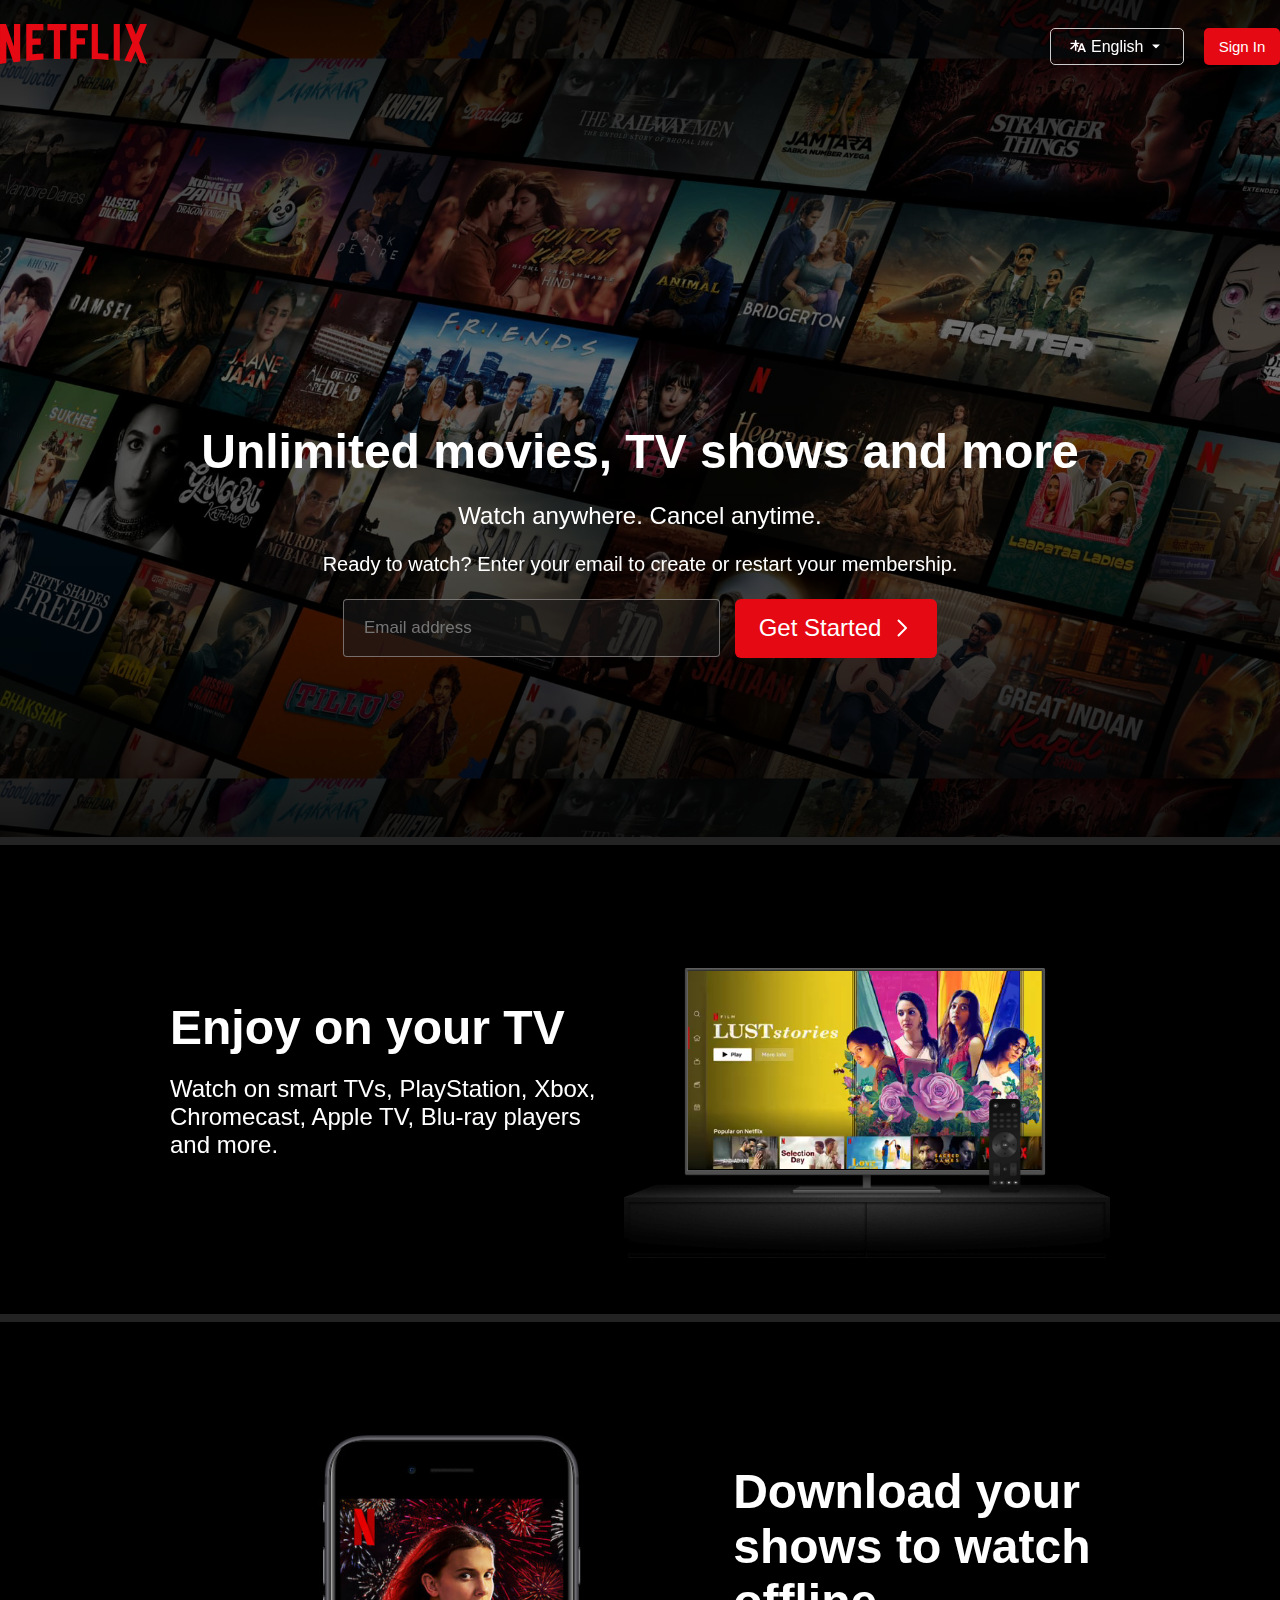
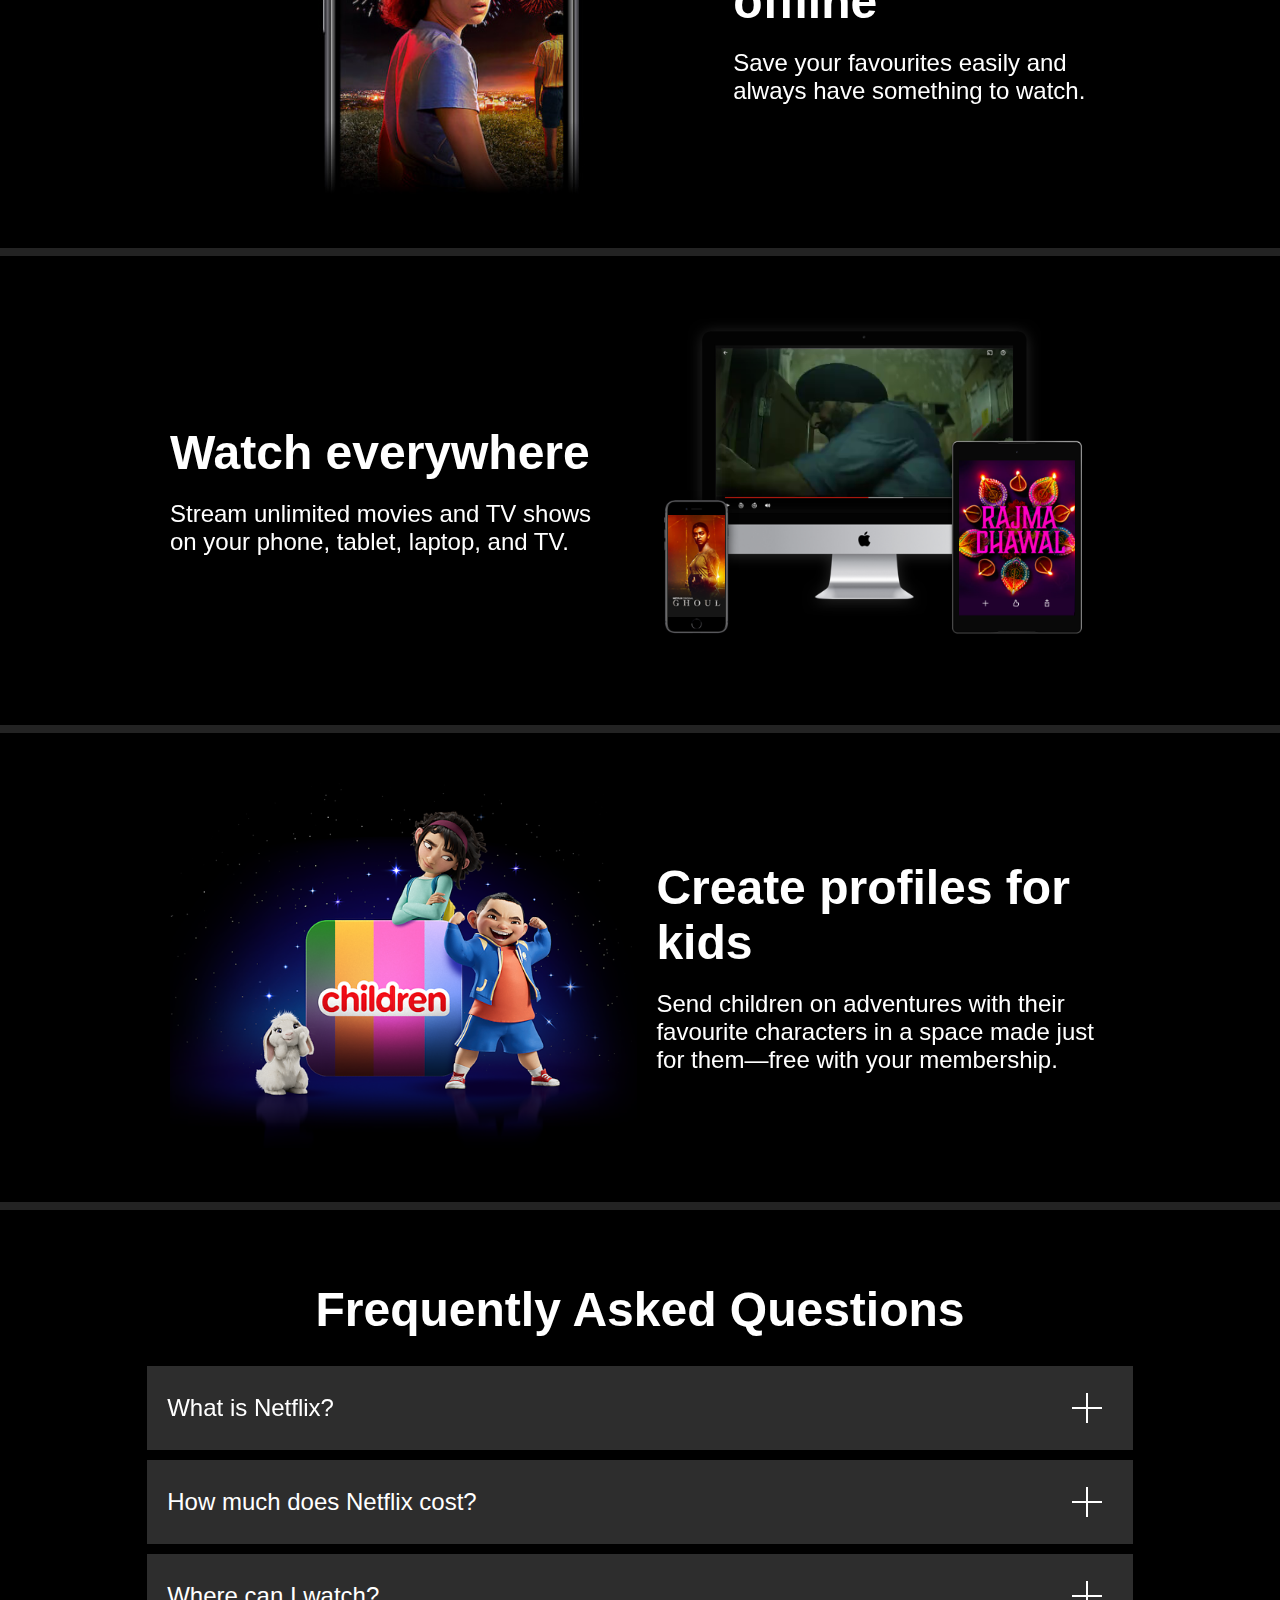
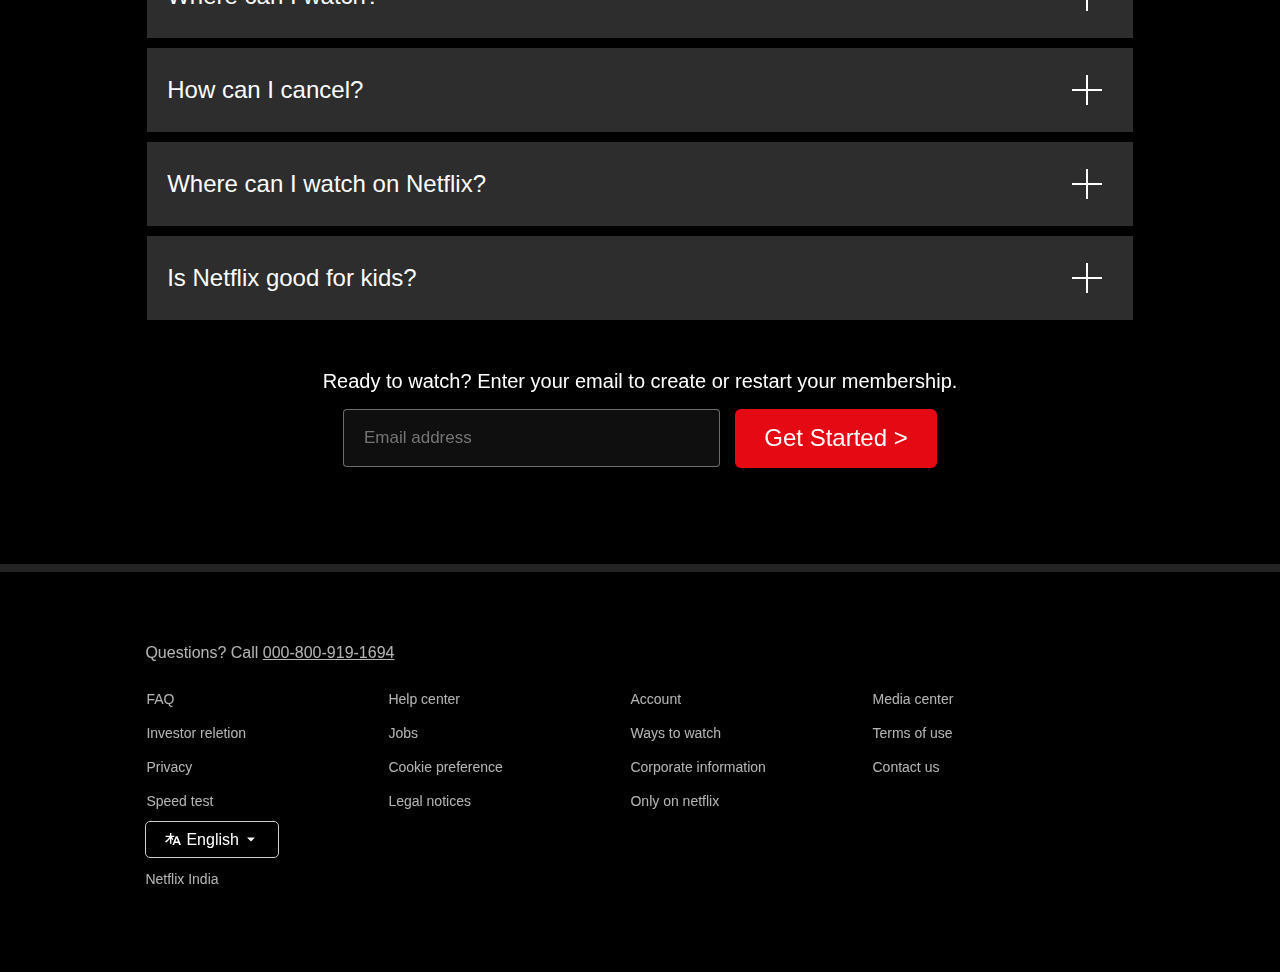
<file: netflix.htm>
<!DOCTYPE html>
<html lang="en">

<head>
    <meta charset="UTF-8">
    <meta name="viewport" content="width=device-width, initial-scale=1.0">
    <title>Netflix</title>
    <link rel="stylesheet" href="netflix.css">
    <link rel="icon" type="image/x-icon" href="Net_assets/images/favicon.ico">
   
</head>

<body>
    <div class="main">
        <nav>
            <span><img src="Net_assets/images/logo.svg" alt="netflix logo"></span>
            <div class="but">
                <div class="but2">
                    <img class="img_1" src="Net_assets/images/tans.svg">
                    <select name="English" id="lang">
                        <option value="English">English</option>
                        <option value="Hindi">हिंदी</option>
                    </select>
                    <img class="img_2" src="Net_assets/images/teer.svg" alt="">
                </div>
                <button id="sign">Sign In</button>
            </div>
        </nav>
        <div class="box"></div>
        <div class="hero">
            <span>Unlimited movies, TV shows and more</span>
            <span>Watch anywhere. Cancel anytime.</span>
            <span>Ready to watch? Enter your email to create or restart your membership.</span>

            <div class="perinfo">
                <input type="text" placeholder="Email address">
                <a href="#"><button>Get Started
                        <img src="Net_assets/images/row.svg" alt="">
                    </button></a>
            </div>
        </div>
    </div>

    <section class="first">
        <div class="both">
            <div class="quotes">
                <span class="quo1">Enjoy on your TV</span>
                <span class="quo2">Watch on smart TVs, PlayStation, Xbox, Chromecast, Apple TV, Blu-ray players and
                    more.</span>
            </div>
            <div class="fir_img">
                <div class="vid_out">
                    <img src="Net_assets/images/tv.png" alt="tv">
                    <div class="vid_in">
                        <video src="Net_assets/videos/video2.m4v" autoplay playsinline loop muted></video>
                    </div>
                </div>
            </div>
        </div>
        <div class="line2"></div>
    </section>


    <section class="second">
        <div class="both">
            <div class="sec_img">
                <img src="Net_assets/images/mobile.jpg" alt="tv">
            </div>
            <div class="quotes">
                <span class="quo1">Download your shows to watch offline</span>
                <span class="quo2">Save your favourites easily and always have something to watch.</span>
            </div>
        </div>
        <div class="line2"></div>
    </section>

    <section class="third">
        <div class="both">
            <div class="quotes">
                <span class="quo1">Watch everywhere</span>
                <span class="quo2">Stream unlimited movies and TV shows on your phone, tablet, laptop, and TV.</span>
            </div>
            <div class="thir_img">
                <div class="vid_out">
                    <img src="Net_assets/images/device-pile-in.png" alt="tv">
                    <div class="vid_in">
                        <video src="Net_assets/videos/video1.m4v" autoplay playsinline loop muted></video>
                    </div>
                </div>
            </div>
        </div>
        <div class="line2"></div>
    </section>

    <section class="fourth">
        <div class="both">
            <div class="for_img">
                <img src="Net_assets/images/children.png" alt="tv">
            </div>
            <div class="quotes">
                <span class="quo1">Create profiles for kids </span>
                <span class="quo2">Send children on adventures with their favourite characters in a space made just for
                    them—free with your membership.</span>
            </div>
        </div>
        <div class="line2"></div>
    </section>

    <section class="fifth">
        <div class="faq">
            <div class="faq2">
                <div class="faqhead">
                    <h2>Frequently Asked Questions</h2>
                </div>
                <div class="faqcon">


                    <li id="lis_ani" style="list-style: none;">
                        <ul class="anim">
                            <div class="header">
                                <span>What is Netflix?</span>
                                <button class="toggle-button">
                                    <svg xmlns="http://www.w3.org/2000/svg" fill="none" width="36" height="36"
                                        viewBox="0 0 36 36" role="img" data-icon="PlusLarge" aria-hidden="true"
                                        class="elj7tfr3 default-ltr-cache-1dpnjn e164gv2o4">
                                        <path fill-rule="evenodd" clip-rule="evenodd"
                                            d="M17 17V3H19V17H33V19H19V33H17V19H3V17H17Z" fill="currentColor"></path>
                                    </svg>
                                </button>
                            </div>
                            <div class="content">
                                <p>Netflix is a streaming service that offers a wide variety of award-winning TV shows, movies, anime, documentaries and more – on thousands of internet-connected devices. <br><br>
                                    You can watch as much as you want, whenever you want, without a single ad – all for one low monthly price. There's always something new to discover, and new TV shows and movies are added every week!</p>
                            </div>
                        </ul>
                        <ul class="anim">
                            <div class="header">
                                <span>How much does Netflix cost?</span>
                                <button class="toggle-button">
                                    <svg xmlns="http://www.w3.org/2000/svg" fill="none" width="36" height="36"
                                        viewBox="0 0 36 36" role="img" data-icon="PlusLarge" aria-hidden="true"
                                        class="elj7tfr3 default-ltr-cache-1dpnjn e164gv2o4">
                                        <path fill-rule="evenodd" clip-rule="evenodd"
                                            d="M17 17V3H19V17H33V19H19V33H17V19H3V17H17Z" fill="currentColor"></path>
                                    </svg>
                                </button>
                            </div>
                            <div class="content">
                                <p>Watch Netflix on your smartphone, tablet, Smart TV, laptop, or streaming device, all for one fixed monthly fee. Plans range from ₹149 to ₹649 a month. No extra costs, no contracts.</p>
                            </div>
                        </ul>
                        <ul class="anim">
                            <div class="header">
                                <span>Where can I watch?</span>
                                <button class="toggle-button">
                                    <svg xmlns="http://www.w3.org/2000/svg" fill="none" width="36" height="36"
                                        viewBox="0 0 36 36" role="img" data-icon="PlusLarge" aria-hidden="true"
                                        class="elj7tfr3 default-ltr-cache-1dpnjn e164gv2o4">
                                        <path fill-rule="evenodd" clip-rule="evenodd"
                                            d="M17 17V3H19V17H33V19H19V33H17V19H3V17H17Z" fill="currentColor"></path>
                                    </svg>
                                </button>
                            </div>
                            <div class="content">
                                <p>Watch anywhere, anytime. Sign in with your Netflix account to watch instantly on the web at netflix.com from your personal computer or on any internet-connected device that offers the Netflix app, including smart TVs, smartphones, tablets, streaming media players and game consoles. <br><br>
                                    You can also download your favourite shows with the iOS or Android app. Use downloads to watch while you're on the go and without an internet connection. Take Netflix with you anywhere.</p>
                            </div>
                        </ul>
                        <ul class="anim">
                            <div class="header">
                                <span>How can I cancel?</span>
                                <button class="toggle-button">
                                    <svg xmlns="http://www.w3.org/2000/svg" fill="none" width="36" height="36"
                                        viewBox="0 0 36 36" role="img" data-icon="PlusLarge" aria-hidden="true"
                                        class="elj7tfr3 default-ltr-cache-1dpnjn e164gv2o4">
                                        <path fill-rule="evenodd" clip-rule="evenodd"
                                            d="M17 17V3H19V17H33V19H19V33H17V19H3V17H17Z" fill="currentColor"></path>
                                    </svg>
                                </button>
                            </div>
                            <div class="content">
                                <p>Netflix is flexible. There are no annoying contracts and no commitments. You can easily cancel your account online in two clicks. There are no cancellation fees – start or stop your account anytime.</p>
                            </div>
                        </ul>
                        <ul class="anim">
                            <div class="header">
                                <span>Where can I watch on Netflix?</span>
                                <button class="toggle-button">
                                    <svg xmlns="http://www.w3.org/2000/svg" fill="none" width="36" height="36"
                                        viewBox="0 0 36 36" role="img" data-icon="PlusLarge" aria-hidden="true"
                                        class="elj7tfr3 default-ltr-cache-1dpnjn e164gv2o4">
                                        <path fill-rule="evenodd" clip-rule="evenodd"
                                            d="M17 17V3H19V17H33V19H19V33H17V19H3V17H17Z" fill="currentColor"></path>
                                    </svg>
                                </button>
                            </div>
                            <div class="content">
                                <p>Netflix has an extensive library of feature films, documentaries, TV shows, anime, award-winning Netflix originals, and more. Watch as much as you want, anytime you want.</p>
                            </div>
                        </ul>
                        <ul class="anim">
                            <div class="header">
                                <span>Is Netflix good for kids?</span>
                                <button class="toggle-button">
                                    <svg xmlns="http://www.w3.org/2000/svg" fill="none" width="36" height="36"
                                        viewBox="0 0 36 36" role="img" data-icon="PlusLarge" aria-hidden="true"
                                        class="elj7tfr3 default-ltr-cache-1dpnjn e164gv2o4">
                                        <path fill-rule="evenodd" clip-rule="evenodd"
                                            d="M17 17V3H19V17H33V19H19V33H17V19H3V17H17Z" fill="currentColor"></path>
                                    </svg>
                                </button>
                            </div>
                            <div class="content">
                                <p>The Netflix Kids experience is included in your membership to give parents control while kids enjoy family-friendly TV shows and films in their own space. <br><br>
                                    Kids profiles come with PIN-protected parental controls that let you restrict the maturity rating of content kids can watch and block specific titles you don’t want kids to see.
                                    Ready to watch? Enter your email to create or restart your membership.</p>
                            </div>
                        </ul>
                    </li>

                    <div class="fmaill">
                        <span>Ready to watch? Enter your email to create or restart your membership.</span>
                        <div class="perinfo">
                            <input type="text" placeholder="Email address">
                            <a href="#"><button>Get Started ></button></a>
                        </div>
                    </div>
                </div>
            </div>
        </div>
        <div class="line2"></div>
    </section>

    <footer>
        <div class="foot1">
            <div class="foot_a">
                <span>Questions? Call <a href="tel:000-800-919-1694"> 000-800-919-1694</a></span>
            </div>
            <div class="foot_b">
                <ul class="some">
                    <li class="liss"><a href="https://help.netflix.com/support/412">FAQ</a></li>
                    <li class="liss"><a href="#">Help center</a></li>
                    <li class="liss"><a href="#">Account</a></li>
                    <li class="liss"><a href="#">Media center</a></li>
                    <li class="liss"><a href="#">Investor reletion</a></li>
                    <li class="liss"><a href="#">Jobs</a></li>
                    <li class="liss"><a href="#">Ways to watch</a></li>
                    <li class="liss"><a href="#">Terms of use</a></li>
                    <li class="liss"><a href="#">Privacy</a></li>
                    <li class="liss"><a href="#">Cookie preference</a></li>
                    <li class="liss"><a href="#">Corporate information</a></li>
                    <li class="liss"><a href="#">Contact us</a></li>
                    <li class="liss"><a href="#">Speed test</a></li>
                    <li class="liss"><a href="#">Legal notices</a></li>
                    <li class="liss"><a href="#">Only on netflix</a></li>
                </ul>
            </div>
            <div class="foot_c">
                <div class="foot2">
                    <div class="but2">
                        <img class="img_1" src="Net_assets/images/tans.svg">
                        <select name="English" id="lang">
                            <option value="English">English</option>
                            <option value="Hindi">हिंदी</option>
                        </select>
                        <img class="img_2" src="Net_assets/images/teer.svg" alt="">
                    </div>
                </div>
            </div>
            <div class="foot_d">
                <span>Netflix India</span>
            </div>
        </div>
    </footer>

    <script>

        document.addEventListener("DOMContentLoaded", () => {
            document.querySelectorAll(".header").forEach(header => {
                header.addEventListener("click", event => {
                    event.stopPropagation(); // Prevents the ul click event from firing
                    let content = header.nextElementSibling;
                    let button = header.querySelector(".toggle-button");
                    if (content.classList.contains("visible")) {
                        content.classList.remove("visible");
                        button.classList.remove("rotate");
                    } else {
                        document.querySelectorAll(".content").forEach(innerContent => {
                            innerContent.classList.remove("visible");
                        });
                        document.querySelectorAll(".toggle-button").forEach(innerButton => {
                            innerButton.classList.remove("rotate");
                        });
                        content.classList.add("visible");
                        button.classList.add("rotate");
                    }
                });
            });
        });
    </script>
</body>

</html>
</file>
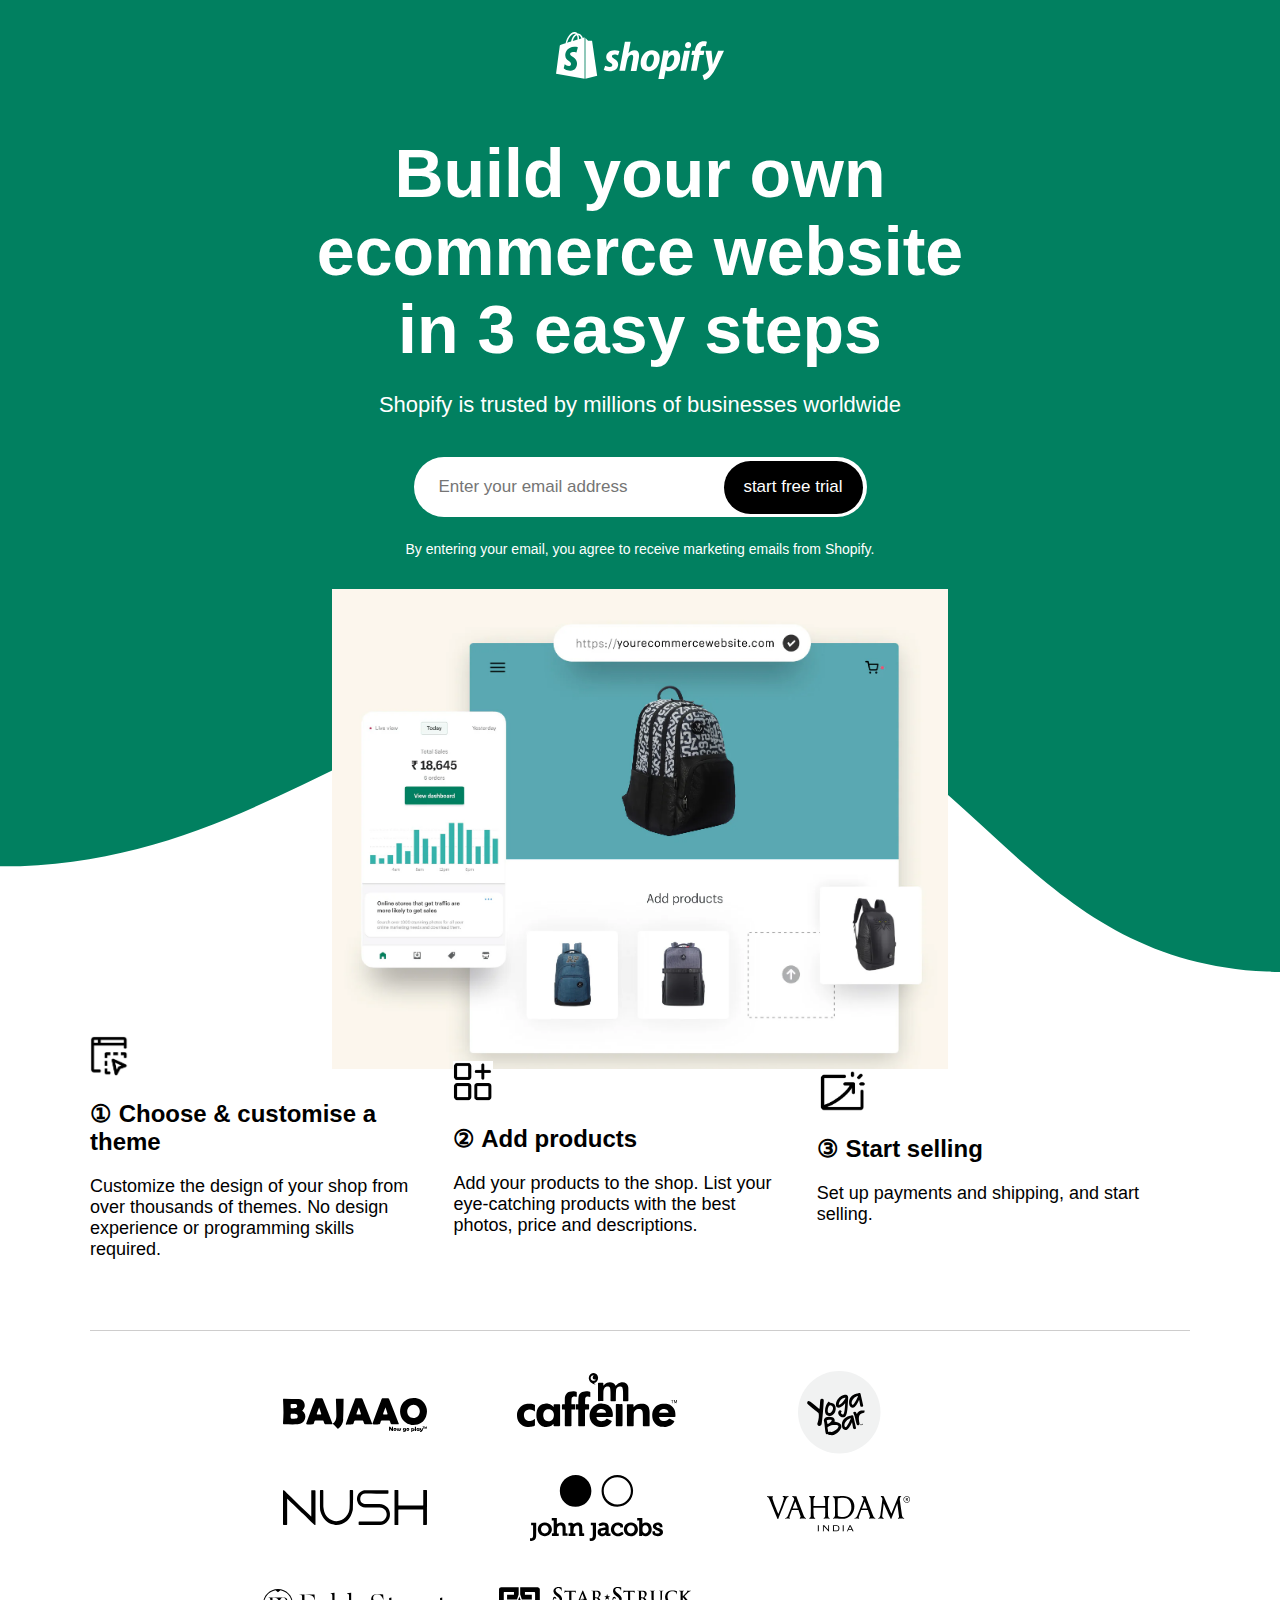
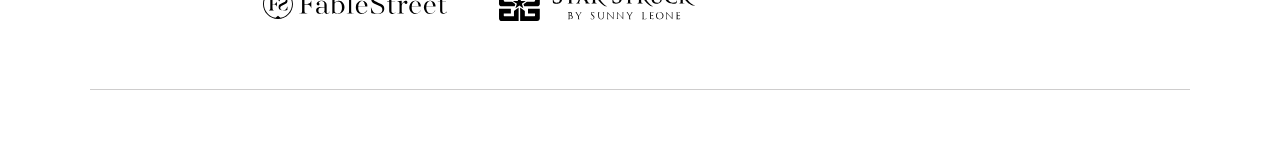
<file: shopify.html>
<!DOCTYPE html>
<html lang="en">
<head>
    <meta charset="UTF-8">
    <meta name="viewport" content="width=device-width, initial-scale=1.0">
    <title>shopify</title>
    <link rel="stylesheet" href="shopify.css">
    <link rel="icon" type="image/x-icon" href="shopify_image/shopify_glyph.png">
</head>
<body>
    <div class="relative">

      <div class="main">


        <section class="firsec">
            
            <div class="mlog">
                <img class="hlog" src="shopify_image/shopify_monotone_white.svg" alt="">
            </div>


            <div class="mmtext">
             <div class="mtext"> 
                <div class="m1text">
                    <h1>Build your own ecommerce website in 3 easy steps</h1>
                </div> 
                <div class="m2text">
                    <p>Shopify is trusted by millions of businesses worldwide</p>
                </div>
             </div>
            </div>



            <div class="second">  

                <div class="input">
                  <div class="search">
                      <input id="search" type="text" placeholder="Enter your email address">
                  </div>
                  <div class="enter">
                     <button class="try">start free trial</button>
                  </div>
                </div>
                
                <div class="m3text">
                    <p>By entering your email, you agree to receive marketing emails from Shopify.</p>
                </div>
            </div> 

            <div class="third">
                <img id="image" src="shopify_image/bag.jpg" alt="">
            </div>
        </section>


        <section class="secsec">
            
            <div class="part1">

              <div class="sec1">
                  <div class="1fir">
                      <img class="icon" src="shopify_image/im1.png" alt="">
                  </div>
                  <div class="1sec">
                      <h2 class="textt1">① Choose & customise a theme</h2>
                      <p class="textt2">Customize the design of your shop from over thousands of themes. No design   experience or programming skills required.</p>
                  </div>
              </div>
  
              <div class="sec2">
                  <div class="2fir">
                      <img class="icon" src="shopify_image/im2.png" alt="">
                  </div>
                  <div class="2sec">
                      <h2 class="textt1">② Add products</h2>
                      <p class="textt2">Add your products to the shop. List your eye-catching products with the best   photos, price and descriptions.</p>
                  </div>
              </div>
  
              <div class="sec3">
                <div class="3fir">
                    <img class="icon" src="shopify_image/im3.png" alt="">
                </div>
                <div class="3sec">
                    <h2 class="textt1">③ Start selling</h2>
                    <p class="textt2">Set up payments and shipping, and start selling.</p>
                </div>
              </div>
        </div>

        <div class="part2">
            <div class="brand1">
                <img src="shopify_image/1brand.svg" alt="">
            </div>
            <div class="brand2">
                <img src="shopify_image/3brand.svg" alt="">
            </div>
            <div class="brand3">
                <img src="shopify_image/2brand.svg" alt="">
            </div>
            <div class="brand4">
                <img src="shopify_image/4brand.svg" alt="">
            </div>
            <div class="brand5">
                <img src="shopify_image/5brand.svg" alt="">
            </div>
            <div class="brand6">
                <img src="shopify_image/6brand.svg" alt="">
            </div>
            <div class="brand7">
                <img src="shopify_image/7brand.svg" alt="">
            </div>
            <div class="brand8">
                <img src="shopify_image/8brand.svg" alt="">
            </div>
        </div>

        </section>


        <section class="thisec"></section>
      </div>
      <footer>
          <div class="foot"></div>
      </footer>
    </div>
</body>
</html>
</file>
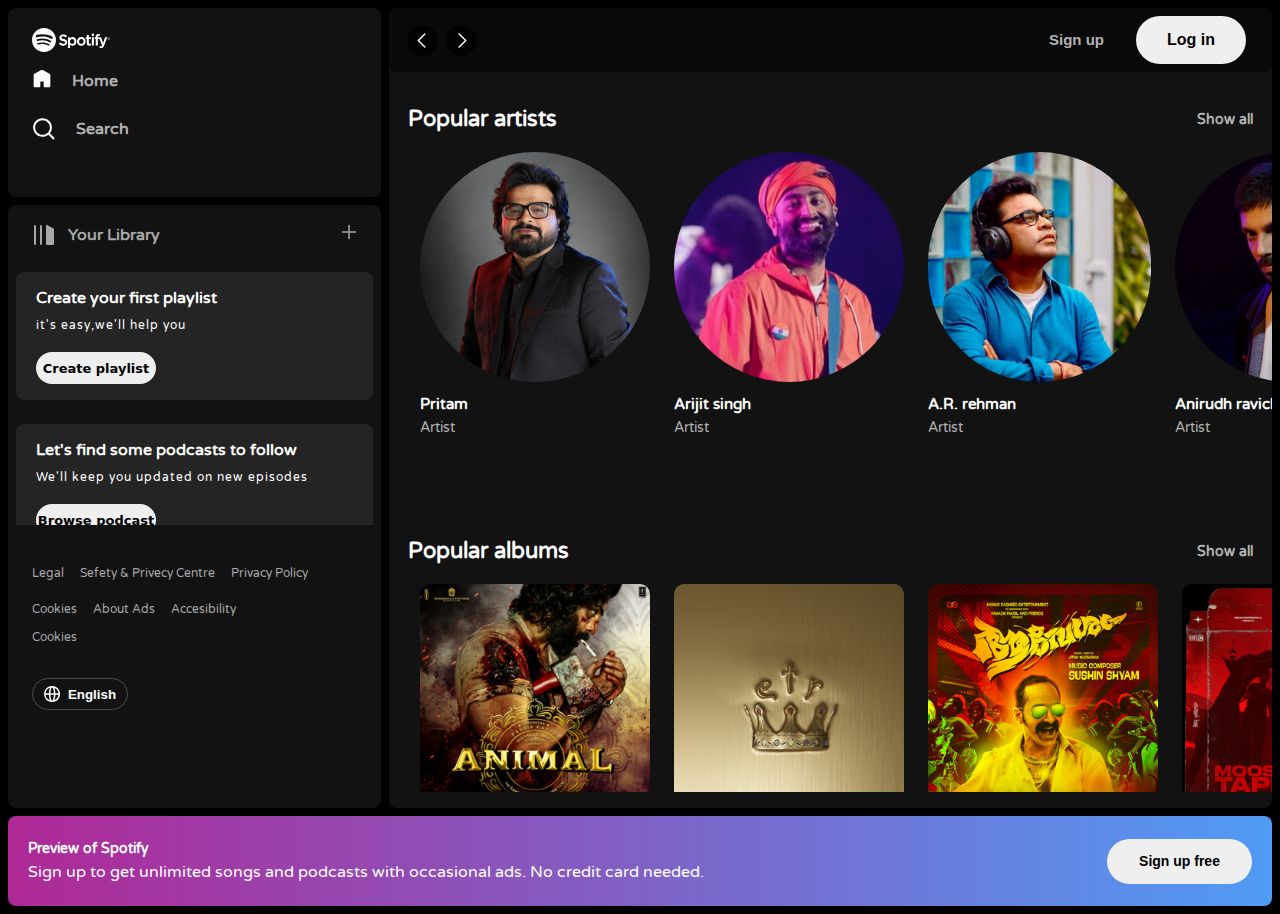
<file: spotify_home.html>
<!DOCTYPE html>
<html lang="en">

<head>
    <meta charset="UTF-8">
    <meta name="viewport" content="width=device-width, initial-scale=1.0">
    <title>Spotify</title>
    <link rel="stylesheet" href="spotify_Home.css">
    <link rel="icon" type="image/x-icon" href="spotify_photos/logoes/spotifyicon.ico">
    <link rel="preconnect" href="https://fonts.googleapis.com">
    <link rel="preconnect" href="https://fonts.gstatic.com" crossorigin>
    <link href="https://fonts.googleapis.com/css2?family=Varela+Round&display=swap" rel="stylesheet">
</head>

<body class="varela-round-regular">
    <script></script>

    <div class="container">
        <div class="container1">
            <div class="left_por">
                <div class="home">
                    <div class="log">
                        <img src="spotify_photos/logoes/logo.svg" alt="">
                    </div>
                    <ul>
                        <li>
                            <a class="dev flex" href="#">
                                <svg xmlns="http://www.w3.org/2000/svg" data-encore-id="icon"  width="20" height="20" role="img" aria-hidden="true" class="Svg-sc-ytk21e-0 bneLcE home-active-icon QbaKKdcHNA2x3_YJvpYu" viewBox="0 0 24 24"><path d="M13.5 1.515a3 3 0 0 0-3 0L3 5.845a2 2 0 0 0-1 1.732V21a1 1 0 0 0 1 1h6a1 1 0 0 0 1-1v-6h4v6a1 1 0 0 0 1 1h6a1 1 0 0 0 1-1V7.577a2 2 0 0 0-1-1.732l-7.5-4.33z" fill="white"></path></svg> 
                                <span class="flex align_items justify_contant">Home</span></a>
                        </li>
                        <li>
                            <a class="dev flex" href="#">
                                <svg version="1.1" xmlns="http://www.w3.org/2000/svg" xmlns:xlink="http://www.w3.org/1999/xlink"  width="24" height="24" data-encore-id="icon" role="img" aria-hidden="true" class="Svg-sc-ytk21e-0 bneLcE search-icon QbaKKdcHNA2x3_YJvpYu" viewBox="0 0 24 24"><path d="M10.533 1.27893C5.35215 1.27893 1.12598 5.41887 1.12598 10.5579C1.12598 15.697 5.35215 19.8369 10.533 19.8369C12.767 19.8369 14.8235 19.0671 16.4402 17.7794L20.7929 22.132C21.1834 22.5226 21.8166 22.5226 22.2071 22.132C22.5976 21.7415 22.5976 21.1083 22.2071 20.7178L17.8634 16.3741C19.1616 14.7849 19.94 12.7634 19.94 10.5579C19.94 5.41887 15.7138 1.27893 10.533 1.27893ZM3.12598 10.5579C3.12598 6.55226 6.42768 3.27893 10.533 3.27893C14.6383 3.27893 17.94 6.55226 17.94 10.5579C17.94 14.5636 14.6383 17.8369 10.533 17.8369C6.42768 17.8369 3.12598 14.5636 3.12598 10.5579Z" fill="white"></path></svg>
                                    <span class="flex align_items justify_contant">Search</span></a>
                        </li>
                    </ul>
                </div>
                <div class="library ">
                    <div class="lib">
                        <div class="header">
                            <div class="header1">
                                <div class="headlib">
                                    <img src="spotify_photos/logoes/lib_ico.svg" alt="">
                                    <span>Your Library</span>
                                </div>
                                <div class="headplus">
                                    <img src="spotify_photos/logoes/plus_ico.svg" alt="">
                                </div>
                            </div>
                        </div>
                    </div>
                    <div class="legal">
                        <section class="sec1">
                            <div class="sectex">
                                <span class="tex1">Create your first playlist</span>
                                <span class="tex2">it's easy,we'll help you<span>
                            </div>
                            <div class="secbut">
                                <button>Create playlist</button>
                            </div>
                        </section>
                        <div class="divider"></div>
                        <section class="sec2">
                            <div class="sectex">
                                <span class="tex1">Let's find some podcasts to follow</span>
                                <span class="tex2">We'll keep you updated on new episodes<span>
                            </div>
                            <div class="secbut">
                                <button>Browse podcast</button>
                            </div>
                        </section>
                    </div>
                    <div class="reallegal">
                        <div class="leg1">
                            <div class="leg11">
                                <div class="leg111">
                                    <a href="https://www.spotify.com/in-en/legal/">Legal</a>
                                </div>
                                <div class="leg111">
                                    <a href="https://www.spotify.com/in-en/SefetyandPrivecyCentre/">Sefety & Privecy
                                        Centre</a>
                                </div>
                                <div class="leg111">
                                    <a href="https://www.spotify.com/in-en/Privacypolicy/">Privacy Policy</a>
                                </div>
                                <div class="leg111">
                                    <a href="https://www.spotify.com/in-en/Cookies/">Cookies</a>
                                </div>
                                <div class="leg111">
                                    <a href="https://www.spotify.com/in-en/Aboutads/">About Ads</a>
                                </div>
                                <div class="leg111">
                                    <a href="https://www.spotify.com/in-en/Accesibility/">Accesibility</a>
                                </div>
                            </div>
                            <div class="leg12">
                                <a href="https://www.spotify.com/in-en/Cookies/">Cookies</a>
                            </div>
                        </div>
                        <div class="language">
                            <button>
                                <img src="spotify_photos/logoes/world.svg" alt="">
                                <span>English</span>
                            </button>
                        </div>
                    </div>
                </div>
            </div>
            <div class="right_por">


                <div class="nav">
                    <header>
                        <div class="head">
                            <div class="arrow">
                                <div class="lfar">
                                    <img src="spotify_photos/logoes/left-arrow.svg" alt="">
                                </div>
                                <div class="riar">
                                    <img src="spotify_photos/logoes/right-arrow.svg" alt="">
                                </div>
                            </div>
                            <div class="siglog">
                                <div class="sign ">
                                    <a href="sign.html">
                                        <button>Sign up</button>
                                    </a>
                                </div>
                                <div class="loggg ">
                                    <button>Log in</button>
                                </div>
                            </div>
                        </div>
                    </header>
                </div>
                <div class="main">

                    <div class="box1">
                        <div class="part1">
                            <div class="pop">
                                <a href="#">Popular artists</a>
                            </div>
                            <div class="show">
                                <a href="#">Show all</a>
                            </div>
                        </div>
                        <div class="part2">
                            <div class="con1">
                                <img class="imagee" src="spotify_photos/image/singer1.jpg">
                                <div class="play">
                                    <img src="spotify_photos/logoes/play.svg" alt="">
                                </div>
                                <div class="name">
                                    <span>Pritam</span>
                                    <span>Artist</span>
                                </div>
                            </div>
                            <div class="con2">
                                <img class="imagee" src="spotify_photos/image/singer2.jpg">
                                <div class="play">
                                    <img src="spotify_photos/logoes/play.svg" alt="">
                                </div>
                                <div class="name">
                                    <span>Arijit singh</span>
                                    <span>Artist</span>
                                </div>
                            </div>
                            <div class="con3">
                                <img class="imagee" src="spotify_photos/image/singer4.jpg">
                                <div class="play">
                                    <img src="spotify_photos/logoes/play.svg" alt="">
                                </div>
                                <div class="name">
                                    <span>A.R. rehman</span>
                                    <span>Artist</span>
                                </div>
                            </div>
                            <div class="con4">
                                <img class="imagee" src="spotify_photos/image/singer3.jpg">
                                <div class="play">
                                    <img src="spotify_photos/logoes/play.svg" alt="">
                                </div>
                                <div class="name">
                                    <span>Anirudh ravichandar</span>
                                    <span>Artist</span>
                                </div>
                            </div>
                        </div>
                    </div>

                    <div class="box2">
                        <div class="part1">
                            <div class="pop">
                                <a href="#">Popular albums</a>
                            </div>
                            <div class="show">
                                <a href="#">Show all</a>
                            </div>
                        </div>
                        <div class="part2">
                            <div class="con1">
                                <img class="imag" src="spotify_photos/image/album1.jpg">
                                <div class="play">
                                    <img src="spotify_photos/logoes/play.svg" alt="">
                                </div>
                                <div class="name">
                                    <span>Animal</span>
                                    <span>Manan Bhardvaj,Vishal mishra , jaani</span>
                                </div>
                            </div>
                            <div class="con2">
                                <img class="imag" src="spotify_photos/image/album2.jpg">
                                <div class="play">
                                    <img src="spotify_photos/logoes/play.svg" alt="">
                                </div>
                                <div class="name">
                                    <span>Ek tha raja</span>
                                    <span>Badshah</span>
                                </div>
                            </div>
                            <div class="con3">
                                <img class="imag" src="spotify_photos/image/album3.jpg">
                                <div class="play">
                                    <img src="spotify_photos/logoes/play.svg" alt="">
                                </div>
                                <div class="name">
                                    <span>Aavesham (Original Motion Picture Soundtrack)</span>
                                    <span>Sushin Shyam,Vinayak Sasikumar</span>
                                </div>
                            </div>
                            <div class="con4">
                                <img class="imag" src="spotify_photos/image/album4.jpg">
                                <div class="play">
                                    <img src="spotify_photos/logoes/play.svg" alt="">
                                </div>
                                <div class="name">
                                    <span>Moosetape</span>
                                    <span>Sidhu moosewala</span>
                                </div>
                            </div>
                        </div>
                    </div>

                    <div class="box3">
                        <div class="part1">
                            <div class="pop">
                                <a href="#">Popular radio</a>
                            </div>
                            <div class="show">
                                <a href="#">Show all</a>
                            </div>
                        </div>
                        <div class="part2">
                            <div class="con1">
                                <img class="imag" src="spotify_photos/image/radio1.png">
                                <div class="play">
                                    <img src="spotify_photos/logoes/play.svg" alt="">
                                </div>
                                <div class="name">
                                    <span>Pritam</span>
                                    <span>Artist</span>
                                </div>
                            </div>
                            <div class="con2">
                                <img class="imag" src="spotify_photos/image/radio2.png">
                                <div class="play">
                                    <img src="spotify_photos/logoes/play.svg" alt="">
                                </div>
                                <div class="name">
                                    <span>Arijit singh</span>
                                    <span>Artist</span>
                                </div>
                            </div>
                            <div class="con3">
                                <img class="imag" src="spotify_photos/image/radio3.png">
                                <div class="play">
                                    <img src="spotify_photos/logoes/play.svg" alt="">
                                </div>
                                <div class="name">
                                    <span>A.R. rehman</span>
                                    <span>Artist</span>
                                </div>
                            </div>
                            <div class="con4">
                                <img class="imag" src="spotify_photos/image/radio4.png">
                                <div class="play">
                                    <img src="spotify_photos/logoes/play.svg" alt="">
                                </div>
                                <div class="name">
                                    <span>Anirudh ravichandar</span>
                                    <span>Artist</span>
                                </div>
                            </div>
                        </div>
                    </div>

                    <div class="box4">
                        <div class="part1">
                            <div class="pop">
                                <a href="#">Featured charts</a>
                            </div>
                            <div class="show">
                                <a href="#">Show all</a>
                            </div>
                        </div>
                        <div class="part2">
                            <div class="con1">
                                <img class="imag" src="spotify_photos/image/chart1.jpg">
                                <div class="play">
                                    <img src="spotify_photos/logoes/play.svg" alt="">
                                </div>
                                <div class="name">
                                    <span>Pritam</span>
                                    <span>Artist</span>
                                </div>
                            </div>
                            <div class="con2">
                                <img class="imag" src="spotify_photos/image/chart2.jpg">
                                <div class="play">
                                    <img src="spotify_photos/logoes/play.svg" alt="">
                                </div>
                                <div class="name">
                                    <span>Arijit singh</span>
                                    <span>Artist</span>
                                </div>
                            </div>
                            <div class="con3">
                                <img class="imag" src="spotify_photos/image/chart3.jpg">
                                <div class="play">
                                    <img src="spotify_photos/logoes/play.svg" alt="">
                                </div>
                                <div class="name">
                                    <span>A.R. rehman</span>
                                    <span>Artist</span>
                                </div>
                            </div>
                            <div class="con4">
                                <img class="imag" src="spotify_photos/image/chart4.jpg">
                                <div class="play">
                                    <img src="spotify_photos/logoes/play.svg" alt="">
                                </div>
                                <div class="name">
                                    <span>Anirudh ravichandar</span>
                                    <span>Artist</span>
                                </div>
                            </div>
                        </div>
                    </div>

                    <div class="box5">
                        <div class="part1">
                            <div class="pop">
                                <a href="#">Featured podcast</a>
                            </div>
                            <div class="show">
                                <a href="#">Show all</a>
                            </div>
                        </div>
                        <div class="part2">
                            <div class="con1">
                                <img class="imag" src="spotify_photos/image/podcast1.jpg">
                                <div class="play">
                                    <img src="spotify_photos/logoes/play.svg" alt="">
                                </div>
                                <div class="name">
                                    <span>Pritam</span>
                                    <span>Artist</span>
                                </div>
                            </div>
                            <div class="con2">
                                <img class="imag" src="spotify_photos/image/podcast2.jpg">
                                <div class="play">
                                    <img src="spotify_photos/logoes/play.svg" alt="">
                                </div>
                                <div class="name">
                                    <span>Arijit singh</span>
                                    <span>Artist</span>
                                </div>
                            </div>
                            <div class="con3">
                                <img class="imag" src="spotify_photos/image/podcast3.jpg">
                                <div class="play">
                                    <img src="spotify_photos/logoes/play.svg" alt="">
                                </div>
                                <div class="name">
                                    <span>A.R. rehman</span>
                                    <span>Artist</span>
                                </div>
                            </div>
                            <div class="con4">
                                <img class="imag" src="spotify_photos/image/podcast4.jpg">
                                <div class="play">
                                    <img src="spotify_photos/logoes/play.svg" alt="">
                                </div>
                                <div class="name">
                                    <span>Anirudh ravichandar</span>
                                    <span>Artist</span>
                                </div>
                            </div>
                        </div>
                    </div>

                    <div class="box6">
                        <div class="part1">
                            <div class="pop">
                                <a href="#">Zzzzz</a>
                            </div>
                            <div class="show">
                                <a href="#">Show all</a>
                            </div>
                        </div>
                        <div class="part2">
                            <div class="con1">
                                <img class="imag" src="spotify_photos/image/zzzz1.jpg">
                                <div class="play">
                                    <img src="spotify_photos/logoes/play.svg" alt="">
                                </div>
                                <div class="name">
                                    <span>Pritam</span>
                                    <span>Artist</span>
                                </div>
                            </div>
                            <div class="con2">
                                <img class="imag" src="spotify_photos/image/zzzz2.jpg">
                                <div class="play">
                                    <img src="spotify_photos/logoes/play.svg" alt="">
                                </div>
                                <div class="name">
                                    <span>Arijit singh</span>
                                    <span>Artist</span>
                                </div>
                            </div>
                            <div class="con3">
                                <img class="imag" src="spotify_photos/image/zzzz3.jpg">
                                <div class="play">
                                    <img src="spotify_photos/logoes/play.svg" alt="">
                                </div>
                                <div class="name">
                                    <span>A.R. rehman</span>
                                    <span>Artist</span>
                                </div>
                            </div>
                            <div class="con4">
                                <img class="imag" src="spotify_photos/image/zzzz4.jpg">
                                <div class="play">
                                    <img src="spotify_photos/logoes/play.svg" alt="">
                                </div>
                                <div class="name">
                                    <span>Anirudh ravichandar</span>
                                    <span>Artist</span>
                                </div>
                            </div>
                        </div>
                    </div>

                    <div class="box7">
                        <div class="part1">
                            <div class="pop">
                                <a href="#">Tranding episodes</a>
                            </div>
                            <div class="show">
                                <a href="#">Show all</a>
                            </div>
                        </div>
                        <div class="part2">
                            <div class="con1">
                                <img class="imag" src="spotify_photos/image/episode1.jpg">
                                <div class="play">
                                    <img src="spotify_photos/logoes/play.svg" alt="">
                                </div>
                                <div class="name">
                                    <span>Pritam</span>
                                    <span>Artist</span>
                                </div>
                            </div>
                            <div class="con2">
                                <img class="imag" src="spotify_photos/image/episode2.jpg">
                                <div class="play">
                                    <img src="spotify_photos/logoes/play.svg" alt="">
                                </div>
                                <div class="name">
                                    <span>Arijit singh</span>
                                    <span>Artist</span>
                                </div>
                            </div>
                            <div class="con3">
                                <img class="imag" src="spotify_photos/image/episode3.jpg">
                                <div class="play">
                                    <img src="spotify_photos/logoes/play.svg" alt="">
                                </div>
                                <div class="name">
                                    <span>A.R. rehman</span>
                                    <span>Artist</span>
                                </div>
                            </div>
                            <div class="con4">
                                <img class="imag" src="spotify_photos/image/episode4.jpg">
                                <div class="play">
                                    <img src="spotify_photos/logoes/play.svg" alt="">
                                </div>
                                <div class="name">
                                    <span>Anirudh ravichandar</span>
                                    <span>Artist</span>
                                </div>
                            </div>
                        </div>
                    </div>

                    <footer>
                        <div class="info">
                            <div class="info1">

                                <div class="info11">
                                    <h3>Company</h3>
                                    <ul class="listt">
                                        <a class="jaan" href="#">
                                            <li>About</li>
                                        </a>
                                        <a class="jaan" href="#">
                                            <li>Jobs</li>
                                        </a>
                                        <a class="jaan" href="#">
                                            <li>For the record</li>
                                        </a>
                                    </ul>
                                </div>

                                <div class="info11">
                                    <h3>Communities</h3>
                                    <ul class="listt">
                                        <a class="jaan" href="#">
                                            <li>For Artists</li>
                                        </a>
                                        <a class="jaan" href="#">
                                            <li>Developers</li>
                                        </a>
                                        <a class="jaan" href="#">
                                            <li>Advertising</li>
                                        </a>
                                        <a class="jaan" href="#">
                                            <li>Investors</li>
                                        </a>
                                        <a class="jaan" href="#">
                                            <li>Vendors</li>
                                        </a>
                                    </ul>
                                </div>

                                <div class="info11">
                                    <h3> Useful links</h3>
                                    <ul class="listt">
                                        <a class="jaan" href="#">
                                            <li>Support</li>
                                        </a>
                                        <a class="jaan" href="#">
                                            <li>Free Mobile App</li>
                                        </a>
                                    </ul>
                                </div>

                                <div class="info11">
                                    <h3> Spotify Plans</h3>
                                    <ul class="listt">
                                        <a class="jaan" href="#">
                                            <li>Premium Individual</li>
                                        </a>
                                        <a class="jaan" href="#">
                                            <li>Premium Duo</li>
                                        </a>
                                        <a class="jaan" href="#">
                                            <li>Premium Family</li>
                                        </a>
                                        <a class="jaan" href="#">
                                            <li>Premium Student</li>
                                        </a>
                                        <a class="jaan" href="#">
                                            <li>Spotify Free</li>
                                        </a>
                                    </ul>
                                </div>

                            </div>
                            <div class="info2">
                                <a href="https://instagram.com/spotify">
                                    <div class="social">
                                        <img src="spotify_photos/logoes/instagrm.svg" alt="">
                                    </div>
                                </a>
                                <a href="https://twitter.com/spotify">
                                    <div class="social">
                                        <img src="spotify_photos/logoes/twitter.svg" alt="">
                                    </div>
                                </a>
                                <a href="https://facebook.com/spotify">
                                    <div class="social">
                                        <img src="spotify_photos/logoes/facebook.svg" alt="">
                                    </div>
                                </a>
                            </div>
                        </div>
                        <div class="line"></div>
                        <div class="yer">
                            <span>© 2024 Spotify AB</span>
                        </div>
                    </footer>
                </div>
            </div>
        </div>


        <div class="footer">
            <div class="prv">
                <span>Preview of Spotify</span>
                <span>Sign up to get unlimited songs and podcasts with occasional ads. No credit card needed.</span>
            </div>
            <div class="free">
                <a href="sign.html">
                    <button>Sign up free</button>
                </a>
            </div>
        </div>
    </div>

</body>

</html>
</file>
<file: luxe.css>
*{
    margin: 0;
    padding: 0;
}
body{
    font-family: SourceSansPro;
}
.navbar{
    height:110px;
    width: 100%;
    background-color: #fff;
    border-bottom: 1px solid #e0e0e0;
    font-family: SourceSansPro;
    display: flex;
    justify-content: center;
    position: fixed;
    top: 0px;
}
.nav{
    width: 100%;
    padding: 0 30px;

}
.logo-container{
    float: left;
    position: relative;
    width:fit-content;
    height: 100%;
    display: flex;
    align-items: center;

}
.logo-container img{
    width: 210px;
}
.other{
    display: flex;
    flex-direction: column;
}
.sign{
    float: right;
    margin: 5px 0 11px;
    text-align: right;
    line-height: 23px;

}
.sign a{
    text-decoration: none;
    float: left;
    margin-right: 16px;
    color: #212121;
    letter-spacing: .1em;
    font-size: 12px;
    text-transform: capitalize;
    font-family: system-ui;
    font-weight: 500;
}
.sign a:hover{
    text-decoration: underline;
    color: #2c4152;
}
.luxe{
    color: #ffffff;
    background-color: #2c4152;
    padding: 5px 10px 7px
}
.visit{
    float: right;
    margin: 0 0 11px;
    text-align: right;
    line-height: 23px;
}
.visit a{
    text-decoration: none;
    float: left;
    color: #e0e0e0;
    letter-spacing: .1em;
    font-size: 12px;
    text-transform: capitalize;
    font-family: system-ui;
    font-weight: 700;
}
.menu{
    float: left;
    margin-top: 10px;
    margin-right: 6px;
    width: 66%;
    text-align: right;
}
.menu a{
    text-decoration: none;
    text-transform: uppercase;
    font-family: system-ui, -apple-system, BlinkMacSystemFont, 'Segoe UI', Roboto, Oxygen, Ubuntu, Cantarell, 'Open Sans', 'Helvetica Neue', sans-serif;
    color: rgb(51, 51, 51);
    padding: 0 16px;
    font-size: 15px;
    letter-spacing: .05em;
}
.menu a:hover{
    font-weight: 600;
}
.search-container{
    width: 359px;
    float: right;
    text-align: right;
    display: flex;
    justify-content: space-evenly;
    align-items: center;
}
.searchbar{
       width: 260px;
       display: flex;
       color: #e0e0e0;
}
.searchbar input{
    font-weight: 300;
    width: 100%;
    border: 1px solid black;
    outline: none;
    padding: 0 20px 0 12px;
    height: 33px;
    font-size: 14px;
    font-family: system-ui, -apple-system, BlinkMacSystemFont, 'Segoe UI', Roboto, Oxygen, Ubuntu, Cantarell, 'Open Sans', 'Helvetica Neue', sans-serif;
}
.icon{
    background-color: #121212;
    color: #e0e0e0;
    display: flex;
    align-items: center;
    justify-content: center;
    width: 45px;
    cursor: pointer;
}

.losh{
    display: flex;
    width: 80px;
    justify-content: space-evenly;
}
.option{
    background-color: rgb(18, 18, 18);
    height: 55px;
    width: 100%;
    display: flex;
    justify-content: center;
    position: fixed;
    top: 111px;
    z-index: 2;
}
.ctgry{
    width: 55%;
    display: flex;
    align-items: center;
    justify-content: space-evenly;
}
.ctgry a{
    color: #e0e0e0;
    text-decoration: none;
    font-size: 15px;
    letter-spacing: 2px;
    font-family: sans-serif;
}
.ctgry span{
    font-size: 15px;
    color: #ffffff;
    font-weight: 900;
}
.bbs{
    display: flex;
    justify-content: center;
}
.running{
    display: flex;
    justify-content: center;
    margin-top: 166px;
}
.heads{
    display: flex;
    justify-content: center;
}
.diff{
    display: flex;
    justify-content: center;
    margin-top: 50px;
}
.bold{
    display: flex;
    margin-top: 50px;
}
.bold img{
    cursor: pointer;
}
.bbs img{
    cursor: pointer;
    width: 100%;
}
.qu{
    background-size: cover;
}
.images{
    width: 100%;
}





/*footer*/
.contact{
    background-color: #212121;
    color: #fff;
    width: 100%;
    display: inline-block;
    color: #ccc;
    font-family: SourceSansPro;
}
.ftr-body{
    background-color: #212121;
    padding: 40px 0;
    width: 95%;
    margin: 0 auto;
}
.ftr-body-inner{
    border-bottom: 1px solid #ccc;
    width: 100%;
    padding-bottom: 40px;
    margin-bottom: 40px;
    display: flex;
    justify-content: space-between;
}
.heading{
    font-family:system-ui, -apple-system, BlinkMacSystemFont, 'Segoe UI', Roboto, Oxygen, Ubuntu, Cantarell, 'Open Sans', 'Helvetica Neue', sans-serif ;
    font-size: 14px;
    margin-bottom: 20px;
}
.ftr-body-inner-text{
    display: flex;
    flex-direction: column;

}
.ftr-body-inner-text a{
    color: #ccc;
    text-decoration: none;
    margin-bottom: 10px;
    font-size:14px;
    font-weight:600;
    letter-spacing: 0.6px;
    font-family: system-ui, -apple-system, BlinkMacSystemFont, 'Segoe UI', Roboto, Oxygen, Ubuntu, Cantarell, 'Open Sans', 'Helvetica Neue', sans-serif;
}
.btm-payment{
    width: 50%;
    height: 100px;
}
.ftr-btm{
    width: 100%;
    display:flex;
}
.ftr-payment{
    float: left;
    display: flex;
    align-items: center;
    width:450px;
    justify-content: space-between;
}
.nt-bnk{
    display: flex;
    align-items: center;
}
.nt-bnk span{
    font-family: system-ui, -apple-system, BlinkMacSystemFont, 'Segoe UI', Roboto, Oxygen, Ubuntu, Cantarell, 'Open Sans', 'Helvetica Neue', sans-serif;
    font-size: 14px;
    font-weight: 400;
    color: #ffffff;
}
.bank{
    background-color: #ffffff;
    color: #2c4152;
    height: 25px;
    width: 70px;
    border-radius: 2px;
    display: flex;
    justify-content: center;
    align-items: center;
    margin-left: 7px;
    font-family: system-ui;
    font-size: 13.5px;
    font-weight: 500;
}
.visa{
    height: 50px;
    display: flex;
    align-items: center;
}
.visa img{
  width: 60px;
}
.master{
    height: 50px;
    display: flex;
    align-items: center;
}
.master img{
    width: 45px;
}
.cod{
    height: 50px;
    display: flex;
    align-items: center;
}
.cash{
    display: block;
    color: #fff;
    font-family: system-ui, -apple-system, BlinkMacSystemFont, 'Segoe UI', Roboto, Oxygen, Ubuntu, Cantarell, 'Open Sans', 'Helvetica Neue', sans-serif;
    margin-left: 8px;
    font-size: 13px;
}
.cash span{
    height: 10px;
}
.cod span{
 font-size: 38px;
    color: #fff;
}
.ss{
    float: right;
    display: flex;
    justify-content: center;
}
.ssl{
    background-size: cover;
    height: 60px;
}
.ssl img{
    height: 30px;
}
.ss span{
    display: block;
}
.bit{
    font-size: 10px;
    color: #ffffff;
    font-weight: 600;
    font-family: system-ui, -apple-system, BlinkMacSystemFont, 'Segoe UI', Roboto, Oxygen, Ubuntu, Cantarell, 'Open Sans', 'Helvetica Neue', sans-serif;
    margin-top: 3px;
}
.enc{
    font-size: 8px;
    font-family: system-ui, -apple-system, BlinkMacSystemFont, 'Segoe UI', Roboto, Oxygen, Ubuntu, Cantarell, 'Open Sans', 'Helvetica Neue', sans-serif;
}
.secure{
    height: 100px;
    width: 50%;
}
.pmnt{
    font-family: system-ui, -apple-system, BlinkMacSystemFont, 'Segoe UI', Roboto, Oxygen, Ubuntu, Cantarell, 'Open Sans', 'Helvetica Neue', sans-serif;
    font-size: 14px;
    margin-bottom: 20px;
    margin-left: 594px;
}
.be{
    display: block;
}
.upto{
    height: 100px;
    display: flex;
    justify-content: center;
    align-items: center;
    margin-top: 166px;
    background-color: #eb2a2a;
}
.run{
    width: 66%;
    height: 100%;
    display: flex;
    justify-content: center;
    align-items: center;
}
marquee{
    text-transform: uppercase;
    font-family: system-ui;
    color: white;
    font-size: 22px;
    font-weight: 640;
    letter-spacing: 3px;
}
</file>
<file: myntra.css>
*{
    margin: 0;
    padding: 0;
    font-family: Assistant,-apple-system,BlinkMacSystemFont,Segoe UI,Roboto,Helvetica,Arial,sans-serif;
    box-sizing: border-box;
}
header{
    display: flex;
    align-items: center;
    justify-content: space-between;
    height: 80px;
    background-color: #ffffff;
    border-bottom: 1px solid #f5efef;
    position: fixed;
    top: 0px;
    width: 100%;
}

main{
    margin-top: 90px;
}
.sidebar-collapsed{
    right: 0px;
}
.sidebar{
    position: fixed;
    bottom: 130px;
    width: 44px;
    height: 288px;
    background-color: #535766;
    z-index: 6;
    color: #fff;
    letter-spacing: 1px;
    cursor: pointer;
}
.offfer{
    width: 0;
    height: 0;
    margin: 24px 16px;
    border-top: 12px solid transparent;
    border-bottom: 12px solid transparent;
}
.offfer-collapsed{
    border-right: 14px solid #fff;
}
.text{
    -webkit-writing-mode: vertical-rl;
    -ms-writing-mode: tb-rl;
    writing-mode: vertical-rl;
    -webkit-transform: rotate(-180deg);
    transform: rotate(-180deg);
    width: 36px;
    padding: 4px;
    height: 200px;
    vertical-align: middle;
    text-align: center;
    font-size: 24px;
    font-weight: 700;
    -webkit-margin-after: 0;
    margin-block-end: 0;
    -webkit-margin-before: 0;
    margin-block-start: 0;
    color: #fcfcfc;
    display: inline-block;
}
.myntra_img{
    height: 45px;
}
.logo_container{
    margin-left:3.5%;
}
.nav-bar{
    display: flex;
    min-width: 515px;
    /* margin-top: 10px; */
    width: 40%;
    margin-left: 1%;
    text-transform: uppercase;
    align-items: center;

}
.nav-bar a {
    font-size: 13.2px;
    letter-spacing: .3px;
    color: #282c3f;
    position: relative;
    font-weight: 700;
    text-transform: uppercase;
    text-decoration: none;
}
.nav-bar a sup{
      color: #ff3f6c;
      font-size: 9.5px;
      border-bottom: 5px solid #ffffff;
}

.ma{
    padding: 29px 15px;
    position: relative;
    cursor: pointer;
}
.ma::after {
    content: '';
    position: absolute;
    left: 50%;
    bottom: 0;
    width: 0;
    height: 4px;
    border-radius: 10px;
    background: #f54e77;
    transition: width 0.3s, left 0.3s;
}
.ma:hover::after{
    width: 100%;
    left: 0%;
}

.maa::after {
    background: #fc56c2;
}

.maaa::after {
    background: #f16a10;
}
.maaaa::after {
    background: #f1c210;
}
.maaaaa::after {
    background: #0db6af;
}
.maaaaaa::after{
    background: #282c3f;
} 
.sec {
    height: 40px;
    width: 40px;
    display: flex;
    align-items: center;
    border-top-left-radius: 4px;
    border-bottom-left-radius: 4px;
    justify-content: center;
    background: #e9e9ea;
}



.menu-links {
    display: none;
    position: absolute;
    top: 100%;
    left: 0;
    border-bottom-left-radius: 20px;
    border-bottom-right-radius: 20px;
    background-color: #fff;
    border: 1px solid #ccc;
    z-index: 1000;
}

.menu-links.show {
    display: block;
}

.bada {
    position: relative;
}

.menu-column {
    float: left;
    width: 150px;
    padding: 10px;
}

.menu-column ul {
    list-style-type: none;
    padding: 0;
}

.menu-column ul li {
    margin-bottom: 5px;
}

.menu {
    width: 1100px;
    height: fit-content;
    display: flex;
    justify-content: space-between;
    flex-wrap: wrap;
    padding: 20px 32px 41px 30px;
    box-sizing: border-box;
}

.menu-column {
    width: 18%;
}

.menu-column ul {
    list-style: none;
    padding: 0;
}

.menu-column li {
    margin-bottom: 5px;
}

.menu-column li a {
    text-decoration: none;
    color: #000;
    font-size: 12px;
    font-weight: 400;
    transition: font-size .05s ease-in-out;
}

.menu-column li a:hover {
    font-size: 13px;
    font-weight: 500;
}

.menu-column li a[style] {
    color: #ee5f73;
    font-weight: bold;
    font-size: 13px;
}

.line {
    width: 140px;
    height: 1px;
    margin: 10px 0;
    background-color: #eaeaec;
}

.std1 {
    display: flex;
    flex-direction: column;
    width: 609px;
    padding: 13px 0;
    text-transform: lowercase;
    height: 469px;
    align-items: center;
    justify-content: space-around;
}

button {
    height: 30px;
    background: transparent;
    width: 165px;
    padding: 5px;
    margin-top: 14px;
    font-weight: 600;
    font-size: 14px;
    border: 1px solid #7b7070;
}
.search-bar{
height: 40px;
min-width: 200px;
width: 30%;
display: flex;
align-items: center;
margin-left: 3%;
}
.search_icon{
    box-sizing: content-box;
    height: 20px;
    width: 20px;
    padding: 10px;
    background-color: #f5f5f6;
    color: #282c3f;
    font-weight: 300;
    border-top-left-radius: 4px;
    border-bottom-left-radius: 4px;
}
.search_input{
    height: 40px;
    font-size: 14px;
    color: #696e79;
    background-color: #e9e9ea;
    flex-grow: 1;
    border-top-right-radius: 4px;
    border-bottom-right-radius: 4px;
    border: 0;
    outline: none;
    margin-left: 1px;
    padding: 8px 10px 10px;
}
.action-bar{
    margin-right: 3%;
    display: flex;
    justify-content:space-evenly;
    height: 49px;
    min-width: 200px;
}
.action_container{
    display: flex;
    flex-direction: column;
    align-items: center;
}
.action_name{
    font-size: 12px;
    font-weight: 700;
}
.action_container a{
    text-decoration: none;
    color: #282c3f;
}
 
/* Main section*/

.banner_containerA{
    margin: 25px 0;
    width: 100%;
    display: flex;
    justify-content: center;
    align-items: center;
}
.banner-img{
    width: 99%;
    background-size: cover;
}

.banner_containerB{
    margin: -25px 0;
    width: 100%;
    display: flex;
    justify-content: center;
    align-items: center;
}
.banner-imgB{
    width: 93%;
    background-size: cover;
}
.banner_containerC{
    width: 100%;
    display: flex;
    justify-content: center;
    align-items: center;
    margin-top: 25px;
}
.banner_imgC{
    width: 93%;
    background-size: cover;
}
.banner_containerD{
    width: 100%;
    display: flex;
    justify-content: center;
    align-items: center;
}
.banner_imgD{
    width: 50%;
    background-size: cover;
}
.category_heading{
    text-transform: uppercase;
    color: #3e4152;
    letter-spacing: .15em;
    font-size: 1.8em;
    margin: 50px 0 10px 30px;
    max-height: 5em;
    font-weight: 700;
}
.catogori_items{
    display: flex;
    flex-wrap: wrap;
    justify-content:space-evenly;
}
.sale_itemsA{
    width: 245px;
}
.sale_itemsB{
    width: 250px;
}

.bottom_container{
    width: 100%;
    display: flex;
    justify-content: center;
    align-items: center;
}
.bottom{
    width: 100%;
    background-size: cover;
}

/*footer*/
footer{
    display: flex;
    flex-direction: column;
    padding: 30px 0 40px 0;
    margin-top: 60px;
    justify-content: center;
    align-items: center;
}
.foot-conA{
    height:430px;
    width: 1696px;
    display: flex;
    justify-content: center;
}
.shoplinks{
    width: 180px;
    height: 100%;
    display:flex;
    flex-direction: column;
}
.useful{
    margin-top: 19px;
}
p{
    color: #282c3f;
    font-size: 11px;
    text-transform: uppercase;
    font-weight: 700;
    margin-bottom: 25px;
}
.shoplinks a{
    text-decoration: none;
    text-transform: capitalize;
    color: #696b79;
    margin-bottom: 5px;
}

.customer-policies{
    width: 15%;
    height: 100%;
    display:flex;
    flex-direction: column;
    margin-left: 20px;
}
.customer-policies a{
    text-decoration: none;
    text-transform: capitalize;
    color: #696b79;
    margin-bottom: 5px;
}

.appexperience{
    width: 360px;
    padding: 0px 0px 25px;
}
.download{
    display:flex;
    background-size: cover;
    margin-bottom: 20px;
}
.app{
    height: 40px;
    margin: 0px 10px 0px 0px;
}

.social{
   height: 20px;
   width: 130px;
   display: flex;
   justify-content: space-between;
}
.social-size{
    height: 20px;
    width: 20px;
}

.promises{
    height: 160px;
    width: 271px;
    display: block;
}
.original{
    height: 42px;
    width: 100%;
    display: flex;
    margin: 15px 0px 30px;
}
.promise-text{
    color: #696b79;
    font-size: 16px;
}
strong{
    color: #282c3f;
    font-weight: 700;
}
.iconA{
    height: 40px;
    width: 48px;
    margin-right: 10px;
}
.iconB{
    height: 49px;
    width: 48px;
    margin-right: 10px;
}


.foot-conB{
    height: 130px;
    width: 1080px;
    display: flex;
    justify-content: center;
    flex-direction: column;
    margin-top: 40px;
}
.border{
    height: 1px;
    background-color: #f5efef;
    width: 63.5%;
    margin: 8px 0px 0px 8px;
}
.box{
    display: flex;

}
.search-links a{
    color: #696b79;
    text-decoration: none;
}


.foot-conC{
    height: 21px;
    width: 1080px;
    display: flex;
    margin: 40px 0px 0px;
    justify-content: space-between;
}
.consernA{
    color: #696b79;
    font-size: 16px;
}
.consernA a{
    color: #526cd0;
    font-size: 16px;
    text-decoration: none;
    font-weight: 700;
}
.flpkrt{
    color: #696b79;
    font-size: 16px;
}
.consernB a{
    color: #696b79;
    font-size: 16px;
    text-decoration: none;
    
}

.foot-conD{
    margin: 30px 0px;
    padding: 20px 0px 0px;
    border-top: 1 px solid #eaeaec;
    height: 200px;
    width: 1080px;
    display: flex;
    flex-direction: column;
    
}
.para{
    color: #282c3f;
    font-weight: 700;
    text-transform: capitalize;
    font-size: 14px;
}
.address{
    width: 100%;
    display: flex;
    margin-top: 10px;
}
.add{
    width: 70%;
    color: #94969f;
    font-size: 15px;
}
.tele{
    width: 30%;
    display:inline-block ;
    color: #94969f;
    margin-top: 81px;
    font-size: 15px;
}
.freeshiping{
    position: fixed;
    bottom: 130px;
    width: 44px;
    height: 288px;
    background-color: #535766;
    z-index: 6;
    color: #fff;
    letter-spacing: 1px;
    cursor: pointer;
    display: flex;
}
.ship-off{
    font-size: 20px;
    color: #ffffff;
    transform: rotate(90deg);
}
.ship{
    height: 100px;
}
</file>
<file: netflix.css>
* {
    margin: 0;
    padding: 0;
}
/* Disabling blue background on click and text selection for links and buttons */
* {
-webkit-tap-highlight-color: transparent; /* Removes the blue highlight on mobile browsers */
user-select: none; /* Disables text selection */
outline: none; /* Removes the outline on focus */
}

.header:active, select:active {
background-color: transparent; /* Prevents background color change on click */

}
::selection {
    background: yellow;
    /* Changes the background color of the selected text */
    color: black;
    /* Changes the text color of the selected text */
}

body {
    background-color: black;
}

.main {
    background-image: url(Net_assets/images/bg2.jpg);
    height: 93vh;
    background-position: center center;
    background-size: max(1200px, 100vw);
    position: relative;
    border-bottom: 0.5rem solid rgb(35, 35, 35);
}

.box {
    height: 93vh;
    width: 100%;
    background: rgb(0 0 0 / 40%);
    position: absolute;
    top: 0;
    right: 0;
    bottom: 0;
    left: 0;
    background-image: linear-gradient(to top, rgba(0, 0, 0, 0.8) 0, rgba(0, 0, 0, 0) 60%, rgba(0, 0, 0, 0.8) 100%);
}

nav {
    z-index: 10;
    position: relative;
    margin: 990px;
    display: flex;
    height: 92px;
    align-items: center;
    justify-content: center;
    max-width: 154vh;
    margin: auto;
}

@media (min-width:600px) {
    nav {
        z-index: 10;
        position: relative;
        margin: 990px;
        display: flex;
        height: 92px;
        align-items: center;
        justify-content: space-between;
        max-width: 154vh;
        margin: auto;

    }
}

span img {
    width: 147px;
}

.but {
    display: none;
}

@media (min-width:600px) {
    .but {
        display: flex;
    }
}

.but2 {
    display: flex;
    align-items: center;
    width: 132px;
    height: 35px;
    border: 1px solid #ccc;
    border-radius: 5px;
    overflow: hidden;
    position: relative;
    background: transparent;
}

.but2 img {
    position: absolute;
    top: 50%;
    padding: 9px;
    transform: translateY(-50%);
}

.but2 .img_1 {
    left: 10px;
}

.but2 .img_2 {
    right: 10px;
}

.but2 select {
    width: 100%;
    height: 100%;
    border: none;
    padding-left: 40px;
    /* Adjust according to img_1 width + padding */
    padding-right: 30px;
    /* Adjust according to img_2 width + padding */
    background: transparent;
    appearance: none;
    color: white;
    font-size: 16px;
    cursor: pointer;
}

/* Custom arrow to replace the default select arrow */
.but2::after {
    content: '';
    position: absolute;
    right: 10px;
    top: 50%;
    transform: translateY(-50%);
    border-left: 5px solid transparent;
    border-right: 5px solid transparent;
    border-top: 5px solid #000;
}


#sign {
    width: 76px;
    background-color: #E50914;
    margin-left: 20px;
    border: none;
    font-size: 15px;
    color: white;
    cursor: pointer;
    border-radius: 5px;
}

#sign:hover {
    background-color: #e50914c8;
}

.hero {
    height: 82%;
    display: flex;
    color: white;
    flex-direction: column;
    justify-content: center;
    align-items: center;
    position: relative;
    gap: 23px;
    font-family: sans-serif;
    padding: 0 30px;
}

@media (min-width:442px) {
    .hero {
        height: 100%;
        display: flex;
        color: white;
        flex-direction: column;
        justify-content: center;
        align-items: center;
        position: relative;
        gap: 23px;
        font-family: sans-serif;
        padding: 30px;
    }

}

.hero> :first-child {
    font-size: 32px;
    font-weight: 700;
    text-align: center;
    width: 79%;
}

@media (min-width:960px) {
    .hero> :first-child {
        font-size: 3rem;
        font-weight: 900;
        text-align: center;
        width: 79%;
    }

}

.hero> :nth-child(2) {
    font-size: 24px;
    text-align: center;

}

.hero> :nth-child(3) {
    font-size: 20px;
    text-align: center;

}

.perinfo {
    display: flex;
    flex-direction: column;
    align-items: center;
    gap: 20px;
}

@media (min-width:600px) {
    .perinfo {
        display: flex;
        flex-direction: row;
        gap: 10px;
    }

}

.perinfo a {
    text-decoration: none;
}

.perinfo input {
    height: 56px;
    background-color: #1c1a1a8f;
    border-radius: 4px;
    padding-left: 20px;
    color: white;
    font-size: 17px;
    width: 73vw;
    border: 1px solid #aca7a79c;
}

@media (min-width:600px) {
    .perinfo input {
        height: 56px;
        background-color: #1c1a1a8f;
        border-radius: 4px;
        padding-left: 20px;
        color: white;
        font-size: 17px;
        width: 355px;
        border: 1px solid #aca7a79c;
    }
}

button img {
    margin-left: 8px;
}

.perinfo button {
    height: 59px;
    width: 202px;
    margin-left: 5px;
    color: white;
    display: flex;
    cursor: pointer;
    border: 0px solid #e50914;
    font-size: 24px;
    background-color: #E50914;
    border-radius: 6px;
    justify-content: center;
    align-items: center;
}

.perinfo button:hover {
    background-color: #e50914c8;
}

.line {
    width: 100%;
    height: 0.5rem;
    position: absolute;
    bottom: -0.5rem;
    background-color: rgb(35, 35, 35);
}

.line2 {
    width: 100%;
    height: 0.5rem;
    bottom: -0.5rem;
    background-color: rgb(35, 35, 35);
}

.first {
    display: flex;
    flex-direction: column;
}



.quotes {
    display: flex;
    flex-direction: column;
    justify-content: flex-start;
    gap: 20px;
}

.both {
    display: flex;
    flex-direction: column;
    align-items: center;
    justify-content: center;
    margin: 50px 29px;
}

@media (min-width:960px) {
    .both {

        display: flex;
        flex-direction: row;
        align-items: center;
        justify-content: center;
        margin: 50px 170px;
    }

}

.quo1 {
    color: white;
    font-family: sans-serif;
    font-size: 32px;
    font-weight: 700;
    text-align: center;
}

@media (min-width:960px) {
    .quo1 {

        font-family: sans-serif;
        font-weight: 900;
        font-size: 48px;
        text-align: left;
    }
}

.quo2 {
    color: white;
    font-family: sans-serif;
    font-size: 1.125rem;
    text-align: center;

}

@media (min-width:960px) {
    .quo2 {

        font-family: sans-serif;
        font-size: 1.5rem;
        text-align: left;
    }
}

.fir_img {
    position: relative;
}

.fir_img img {
    width: 70vw;
}

@media (min-width:800px) {
    .fir_img img {
        width: 38vw;
    }
}

.fir_img video {
    position: absolute;
    z-index: -1;
    top: 20%;
    right: 14%;
    width: 73%;
}

.second {
    display: flex;
    flex-direction: column;
}

.sec_img {
    position: relative;
    z-index: -1;
}

.sec_img img {
    height: 50vw;
}

@media (min-width:500px) {
    .sec_img img {
        height: 33vw;
    }
}

.third {
    display: flex;
    flex-direction: column;
}

.thir_img {
    position: relative;
}

.thir_img img {
    width: 70vw;
}

@media (min-width:800px) {
    .thir_img img {
        width: 38vw;
    }
}

.thir_img video {
    position: absolute;
    z-index: -1;
    top: 9%;
    right: 20%;
    width: 61%;
}

.for_img img {
    width: 70vw;
}

@media (min-width:800px) {
    .for_img img {
        width: 38vw;
    }
}

.ft {
    display: flex;
    justify-content: space-between;
    height: 40px;
    padding: 24px;
    width: 100%;
    margin: 8px 0;
    background-color: rgb(45 45 45);
    align-items: center;
}

.ft h3 {
    color: #fff;
    font-size: 24px;
    font-family: sans-serif;
    font-weight: 100;
}

.faqcon {
    width: 89%;
    margin: 24px 0;
}
@media (min-width:600px) {
    .faqcon {
        width: 77%;
    margin: 24px;
    }
}

.faqmain {
    display: flex;
    align-items: center;
    flex-direction: column;
}

.faq2 {
    display: flex;
    flex-direction: column;
    align-items: center;
    margin: 72px 0;

}

.faqhead h2 {
    font-family: sans-serif;
    color: #fff;
    font-size: 32px;
    font-weight: 700;
    text-align: center;
    width: 100%;
}

@media (min-width:600px) {
    .faqhead h2 {
        font-family: sans-serif;
        color: #fff;
        font-size: 3rem;
        font-weight: 900;
        text-align: center;
        width: 100%;
    }
}

.fmaill {
    display: flex;
    flex-direction: column;
    gap: 16px;
    margin-top: 45px;
    align-items: center;
    text-align: center;

}

.fmaill span {
    color: white;
    font-size: 20px;
    font-family: sans-serif;
}

.foot1 {
    width: 79%;
    margin: 72px 0;
}

.foot1 span {
    font-family: sans-serif;
    font-size: 16px;
    color: rgba(255, 255, 255, 0.7);
}

.foot1 span a {
    font-family: sans-serif;
    font-size: 16px;
    color: rgba(255, 255, 255, 0.7);
}

footer {
    display: flex;
    flex-direction: column;
    align-items: center;
    justify-content: center;
}

.foot_a {
    margin-left: 11px;
}

.foot_c {
    display: flex;
    width: 78%;
    align-items: flex-start;
    justify-content: center;
    flex-direction: column-reverse;
    margin-left: 11px;
}

.foot_b {
    margin: 12px 11px 11px 0;
}

.foot_d {
    margin: 12px 0 12px 11px
}

.foot_d span {
    font-size: 14px;
}

ul {
    height: 30%;
    display: inline-flex;
    flex-wrap: wrap;
}


li a {
    font-family: sans-serif;
    text-decoration: none;
    font-size: 14px;
    position: relative;
    display: inline-block;
    color: rgba(255, 255, 255, 0.7);
}
li a::after{
    content: '';
    position: absolute;
    width: 0;
    height: 1px;
    bottom: -2px;
    left: 0;
    background-color: rgb(80 78 78);
    transition: width 0.3s ease;
}
li a:hover::after{
    width: 100%;
}


#lis_ani {
    width: 100%;
    display: flex;
    flex-direction: column;
    align-items: center;
}

.anim {
    background-color: black;
        width: 100%;
        font-size: 18px;
        gap: 1px;
        font-weight: 400;
        color: white;
        font-family: sans-serif;
        display: flex;
        justify-content: space-between;
        flex-direction: column;
        cursor: pointer;
        margin: 5px;
        list-style-type: none;
}
@media (min-width:600px) {
    .anim {
       font-size: 24px;
    }
}

.header {
    display: flex;
    background: rgb(45 45 45);
    justify-content: space-between;
    align-items: center;
    padding:20px;
    transition: all 0.5s ease-in-out;
}
@media (min-width:600px) {
    .header {
       padding:10px 20px;
    }
}
.header:hover {
    transition-timing-function: cubic-bezier(0.5, 0, 0.1, 1);
    background-color: rgb(65, 65, 65);
}

.content {
    max-height: 0;
    /* width: 100%; */
    overflow: hidden;
    transition: max-height 0.5s ease-out;
}

.toggle-button {
    background: transparent;
    border: none;
    font-size: 2em;
    padding: 0px 8px;
    color: #ffffff;
    cursor: pointer;
    font-weight: 100;
    border-radius: 26px;
    margin-left: 10px;
}
  .content {
    display: none;
}

.content.visible {
    display: block;
}

.toggle-button {
    display: inline-flex;
    align-items: center;
    justify-content: center;
    transition: transform 0.3s ease;
}

.toggle-button.rotate {
    transform: rotate(45deg);
}


.content p {
    margin: 0;
    padding: 0;
    opacity: 0;
    transform: translateY(-20px);
    transition: opacity 0.5s ease-out, transform 0.5s ease-out;
}

.content.visible p {
    opacity: 1;
    transform: translateY(0);
    font-size: 1em;
    color: #ffffff;
}

.some {
    height: 30%;
    display: inline-flex;
    flex-wrap: wrap;
}

.liss {
    width: 23%;
    margin-top: 16px;
    margin-left: 12px;
}

#lis_ani {
    width: 100%;
    display: flex;
    flex-direction: column;
    align-items: center;
}

.content {
    max-height: 0;
    /* width: 100%; */
    overflow: hidden;
    transition: max-height 0.5s ease-out;
}

.toggle-button {
    background: transparent;
    border: none;
    font-size: 2em;
    padding: 0px 8px;
    color: #ffffff;
    cursor: pointer;
    font-weight: 100;
    border-radius: 26px;
    margin-left: 10px;
}
  .content {
    display: none;
}

.content.visible {
    display: block;
}

.toggle-button {
    display: inline-flex;
    align-items: center;
    justify-content: center;
    transition: transform 0.3s ease;
}

.toggle-button.rotate {
    transform: rotate(45deg);
}

.toggle-button svg {
  height: 24px;
  width: 24px;
}
@media (min-width:600px) {
    .toggle-button svg {
        width: 36px;
        height: 64px;
    }
}
.content p {
    margin: 0;
    padding: 0;
    opacity: 0;
    transform: translateY(-20px);
    transition: opacity 0.5s ease-out, transform 0.5s ease-out;
}



.content.visible {
    max-height: fit-content;
    padding: 20px 26px;
    background-color: #2b2b2b;
   
}

.some {
    height: 30%;
    display: inline-flex;
    flex-wrap: wrap;
}

.liss {
    width: 23%;
    margin-top: 16px;
    margin-left: 12px;
}





/* Targeting WebKit browsers (Chrome, Safari, Edge) */
::-webkit-scrollbar {
    width: 12px;
    /* Width of the scrollbar */
    height: 12px;
    /* Height of the scrollbar (for horizontal scrollbar) */
}

::-webkit-scrollbar-track {
    background: #2c2c2c;
    /* Background of the scrollbar track */
    border-radius: 6px;
    /* Rounded corners for the track */
}

::-webkit-scrollbar-thumb {
    background: #565656;
    /* Color of the scrollbar thumb */
    border-radius: 6px;
    /* Rounded corners for the thumb */
    border: 2px solid #2c2c2c;
    /* Adds space around thumb and shows track's background */
}

::-webkit-scrollbar-thumb:hover {
    background: #737373;
    /* Color of the thumb when hovered */
}

/* Targeting Firefox */
* {
    scrollbar-width: thin;
    /* Makes the scrollbar thinner */
    scrollbar-color: #565656 #2c2c2c;
    /* Thumb and track colors */
}

/* Targeting Internet Explorer 10+ */
body {
    -ms-overflow-style: -ms-autohiding-scrollbar;
    /* Auto-hides the scrollbar when not in use */
}
</file>
<file: shopify.css>
*{
    margin: 0;
    padding: 0;
}
body{
    margin: 0;
}
.firsec{
    background-image: url(shopify_image/d6871d3f4578bf4ec7e7d85f961fe559.svg);
    background-size: cover;
    background-repeat: no-repeat;
    background-position: bottom;
    height: 940px;
    padding-top: 2rem;
}
.hlog{
    height: 48px;
}
.mlog{
    text-align: center;
}
.mmtext{
    text-align: -webkit-center;
}
.mtext{
    padding: 50px 0 24px;
}
.m1text{
    color: #ffffff;
    font-family: sans-serif;
    font-size: 34px;
    width: 697px;
}
.m2text{
    padding-top: 24px;
    font-family: sans-serif;
    font-size: 22px;
    color: #ffffff;
}
.second{
    margin-top: 15px;
    display: flex;
    flex-direction: column;
    align-items: center;
}
.input{
    display: flex;
    align-items: center;
    margin-bottom: 24px;
}
.search{
    text-align: center;
}
#search{
    height: 10px;
    width: 260px;
    outline: none;
    font-size: 17px;
    color: black;
    border: none;
    border-bottom-left-radius: 50px;
    padding: 25px;
    border-top-left-radius: 50px;
}
.enter{
    height: 60px;
    border: none;
    border-top-right-radius: 50px;
    display: flex;
    width: 143px;
    align-items: center;
    border-bottom-right-radius: 50px;
    background-color: #ffffff;
}
.try{
    height: 53px;
    color: #ffffffff;
    border: none;
    font-family: sans-serif;
    cursor: pointer;
    font-size: 17px;
    border-radius: 50px;
    width: 139px;
    background-color: #000000;
}
.try:hover{
    color: #ffffff;
}
.m3text{
    color: #ffffff;
    font-size: 14px;
    font-family: sans-serif;
}
.third{
    display: flex;
    align-items: center;
    justify-content: center;
}
#image{
    height: 480px;
    margin-top: 32px;
}

.secsec{
    margin: 64px 90px 64px 90px;

}
.part1{    
    display: flex;
    justify-content: center;
    align-items: center;
}
.part2{
    display: flex;
    padding: 36px 160px 36px;
    row-gap: 2px;
    margin-top: 70px;
    border-top: 1px solid #1e1b1b38;
    border-bottom: 1px solid #1e1b1b38;
    column-gap: 32px;
    flex-wrap: wrap;
}
.icon{
    height: 40px;
    margin-bottom: 20px;
}
.textt1{
    font-family: sans-serif;
    margin-bottom: 20px;
}
.textt2{
    font-family: sans-serif;
    font-size: 18px;
}
.sec1{
    padding-right: 40px;
    width: 33%;
}
.sec2{
    padding-right: 40px;
    width: 33%;
}
.sec3{
    padding-right: 40px;
    width: 34%;
}
</file>
<file: spotify_Home.css>
* {
    padding: 0;
    margin: 0;
}
.varela-round-regular {
    font-family: "Varela Round", sans-serif;
    font-weight: 400;
    font-style: normal;
  }
  
body {
    background-color: black;
    padding: 8px;
    color: white;
}
.flex {
    display: flex;
}
.align_items{
    align-items: center;
}
.justify_contant{
    justify-content: center;
}

.container1 {
    display: flex;
}

.border {
    border: 2px solid red;
    margin: 3px;
}

.left_por {
    width: 30.5vw;
}

.right_por {
    width: 69vw;
    background-color: #121212;
    margin-left: 8px;
    border-radius: 8px;
}

.home {
    height: 21vh;
    background-color: #121212;
    border-radius: 8px;
}

.library {
    height: 67vh;
    margin-top: 8px;
    border-radius: 8px;
    background-color: #121212;
}

.log {
    padding: 20px 24px 0;
}

ul {
    padding: 8px 12px;
    list-style: none;
}

li {
    padding: 4px 12px;
}

.dev {
    gap: 20px;
    height: 40px;
    text-decoration: none;
}

li img {
    height: 24px;
}

a span {
    font-size: 16px;
    color: #b3b3b3;
    
    font-weight: 600;
    height: 24px;
}

a span:hover {
    font-size: 16px;
    color: #ffffff;
    
    font-weight: 600;
}

.header {
    padding: 11px 16px;
}

.header1 {
    display: flex;
    justify-content: space-between;
    align-items: center;
}

.headlib {
    display: flex;
    align-items: center;
    color: #a7a7a7;
    padding: 4px 8px;
    cursor: pointer;
}

.headlib img {
    height: 24px;
    margin-right: 12px;
}

.headlib span {
    color: #a7a7a7;
    font-size: 16px;
    
    font-weight: 600;
}

.headplus img {
    height: 16px;
    padding: 8px;
    cursor: pointer;
}

.headplus img:hover {
    height: 16px;
    padding: 8px;
    cursor: pointer;
    background-color: #191919;
    border-radius: 50%;
}

.sec1 {
    padding: 16px 20px;
    display: flex;
    gap: 20px;
    margin: 8px;
    border-radius: 8px;
    flex-direction: column;
    background-color: #242424;
}

.sectex {
    display: flex;
    flex-direction: column;
    gap: 10px;
}

.tex1 {
    font-size: 16px;
    color: #ffffff;
    font-weight: 600;
    
}

.tex2 {
    color: #ffffff;
    
    font-size: 12px;
    letter-spacing: 1px;
}

.secbut button {
    height: 32px;
    width: 120px;
    border-radius: 26px;
    border: none;
    font-family: system-ui;
    font-size: 13px;
    font-weight: 700;
    cursor: pointer;
}

.sec2 {
    padding: 16px 20px;
    display: flex;
    gap: 20px;
    margin: 8px;
    border-radius: 8px;
    flex-direction: column;
    background-color: #242424;
}

.divider {
    height: 8px;
}

.leg1 {
    padding: 5px 24px 0;
    margin: 32px 0;
}

.leg11 {
    display: flex;
    flex-wrap: wrap;
    gap: 16px;
}

.leg111 a {
    font-size: 12px;
    color: #a7a7a7;
    text-decoration: none;
    font-weight: 400;
    
}

.leg12 {
    margin: 8px 0;
}

.leg12 a {
    font-size: 12px;
    color: #a7a7a7;
    text-decoration: none;
    font-weight: 400;
    

}

.language button {
    background-color: transparent;
    color: #ffffff;
    border: none;
    border-radius: 38px;
    display: flex;
    cursor: pointer;
    border: 1px solid #ffffff3b;
    padding: 10px;
    width: 96px;
    height: 32px;
    align-items: center;
    justify-content: center;
}

.language {
    padding: 0 24px;
}

.language button img {
    height: 24px;
    margin-top: 7px;
}

.language button span {
    font-weight: 600;
}

.ifar {
    background-color: rgba(0, 0, 0, .7);
    padding: 8px;
    display: flex;
    border-radius: 22px;
}

.riar {
    background-color: rgba(0, 0, 0, .7);
    padding: 8px;
    display: flex;
    border-radius: 22px;
}

.lfar img {
    height: 15px;
}

.riar img {
    height: 15px;
}

.head {
    display: flex;
    justify-content: space-between;
    border-radius: 8px;
    padding: 8px 18px;
    background-color: rgba(0, 0, 0, .5);
}

header {}

.arrow {
    display: flex;
    align-items: center;
    gap: 8px;
}

.lfar {
    background-color: rgba(0, 0, 0, .7);
    padding: 8px;
    display: flex;
    border-radius: 22px;
}

.riar {
    background-color: rgba(0, 0, 0, .7);
    padding: 8px;
    display: flex;
    border-radius: 22px;
}

.siglog {
    display: flex;
    align-items: center;
    gap: 32px;
    margin-right: 8px;
}

.loggg button {
    height: 48px;
    width: 110px;
    border-radius: 29px;
    border: none;
    font-size: 16px;
    font-weight: 600;
    cursor: pointer;

}

.sign button {
    background-color: transparent;
    color: #b3b3b3;
    
    border: none;
    font-size: 15px;
    font-weight: 600;
    cursor: pointer;
}

.part1 {
    display: flex;
    justify-content: space-between;
    align-items: center;
}

.part2 {
    display: flex;
    padding: 20px 0px;
}

.imagee {
    height: 230px;
    border-radius: 200px;
}

.main {
    padding: 0 19px;
}

.pop a {
    font-size: 22px;
    
    text-decoration: none;
    color: #ffffff;
    font-weight: 600;

}

.show a {
    color: #b3b3b3;
    text-decoration: none;
    font-size: 14px;
    
    font-weight: 600;
}

.box1 {
    padding: 34px 0;
}

.name {
    display: flex;
    flex-direction: column;
    position: relative;
    bottom: 40px;
    padding: 8px 0px;
}

.name> :first-child {
    color: #ffffff;
    font-size: 15px;
    font-weight: 600;
}

.name> :nth-child(2) {
    font-size: 14px;
    padding-top: 6px;
    color: #b3b3b3;
}

.con1 {
    padding: 0 12px;
}

.con2 {
    padding: 0 12px;
}

.con3 {
    padding: 0 12px;
}

.con4 {
    padding: 0 12px;
}

.con1:hover {
    background-color: #a7a7a70a;
    border-radius: 10px;
}

.con2:hover {
    background-color: #a7a7a70a;
    border-radius: 10px;
}

.con3:hover {
    background-color: #a7a7a70a;
    border-radius: 10px;
}

.con4:hover {
    background-color: #a7a7a70a;
    border-radius: 10px;
}

.play {
    position: relative;
    bottom: 30px;
    left: 177px;
    background-color: #1dd71d;
    height: 40px;
    width: 40px;
    display: flex;
    border-radius: 32px;
    justify-content: center;
    align-items: center;
    opacity: 0;
    transition: all 1s;
}

.play:hover {
    position: relative;
    bottom: 60px;
    left: 177px;
    background-color: #1dd71d;
    height: 40px;
    width: 40px;
    display: flex;
    border-radius: 32px;
    justify-content: center;
    align-items: center;
    opacity: 1;
}

.play img {
    height: 18px;
}

.legal {
    max-height: 29vh;
    overflow: scroll;
    scroll-behavior: smooth;
    scroll-padding: 20px;
    scrollbar-width: none
}

.main {
    max-height: 80vh;
    overflow-x: hidden;
    overflow: scroll;
    scrollbar-width: none;
}


/* Targeting WebKit browsers (Chrome, Safari, Edge) */
::-webkit-scrollbar {
    width: 12px;
    /* Width of the scrollbar */
    height: 12px;
    /* Height of the scrollbar (for horizontal scrollbar) */
}

::-webkit-scrollbar-track {
    background: #2c2c2c;
    /* Background of the scrollbar track */
    border-radius: 6px;
    /* Rounded corners for the track */
}

::-webkit-scrollbar-thumb {
    background: #565656;
    /* Color of the scrollbar thumb */
    border-radius: 6px;
    /* Rounded corners for the thumb */
    border: 2px solid #2c2c2c;
    /* Adds space around thumb and shows track's background */
}

::-webkit-scrollbar-thumb:hover {
    background: #737373;
    /* Color of the thumb when hovered */
}

/* Targeting Firefox */
* {
    scrollbar-width: thin;
    /* Makes the scrollbar thinner */
    scrollbar-color: #565656 #2c2c2c;
    /* Thumb and track colors */
}

/* Targeting Internet Explorer 10+ */
body {
    -ms-overflow-style: -ms-autohiding-scrollbar;
    /* Auto-hides the scrollbar when not in use */
}

.footer {
    height: 10vh;
    background-image: linear-gradient(90deg, #af2896, #509bf5);
    margin-top: 8px;
    border-radius: 8px;
    display: flex;
    justify-content: space-between;
    align-items: center;
}

.prv {
    display: flex;
    gap: 5px;
    padding: 20px;
    flex-direction: column;
}

.free {
    padding: 20px;
}

.prv> :first-child {
    font-size: 14px;
    font-weight: 600;
}

.prv> :nth-child(2) {
    font-size: 16px;

}

.free button {
    padding: 8px 32px;
    border-radius: 30px;
    border: none;
    height: 45px;
    width: 145px;
    font-weight: 600;
    font-size: 14px;
    cursor: pointer;
}

.imag {
    height: 230px;
    border-radius: 10px;
}


footer {
    display: flex;
    flex-direction: column;
    gap: 40px;
    padding: 0 10px;

}

.info {
    display: flex;
    justify-content: space-between;
}

.info1 {
    display: flex;
    gap: 50px;
}

.info11 {
    display: flex;
    flex-direction: column;
    gap: 10px;
    align-items: flex-start;
}

.listt {
    padding: 0;
    display: flex;
    gap: 10px;
    flex-direction: column;
}
.jaan{
    text-decoration: none;
    color: #a7a7a7;
    transition: all 4s ease;
}
.jaan:hover{
    text-decoration: underline;
    color: #ffffff;
}
.yer{
    padding-bottom: 50px;
}
.line{
    height: 1px;
    background-color: #ffffff1e;
}
.social{
    background: #292929;
    height: 40px;
    width: 40px;
    border-radius: 28px;
    display: flex;
    align-content: center;
    justify-content: center;
    align-items: center;
}
.info2{
    display: flex;
    gap: 15px;
}
.info2 img {
    height: 16px;
}

svg:hover{
    color: #1dd71d;
}
</file>
